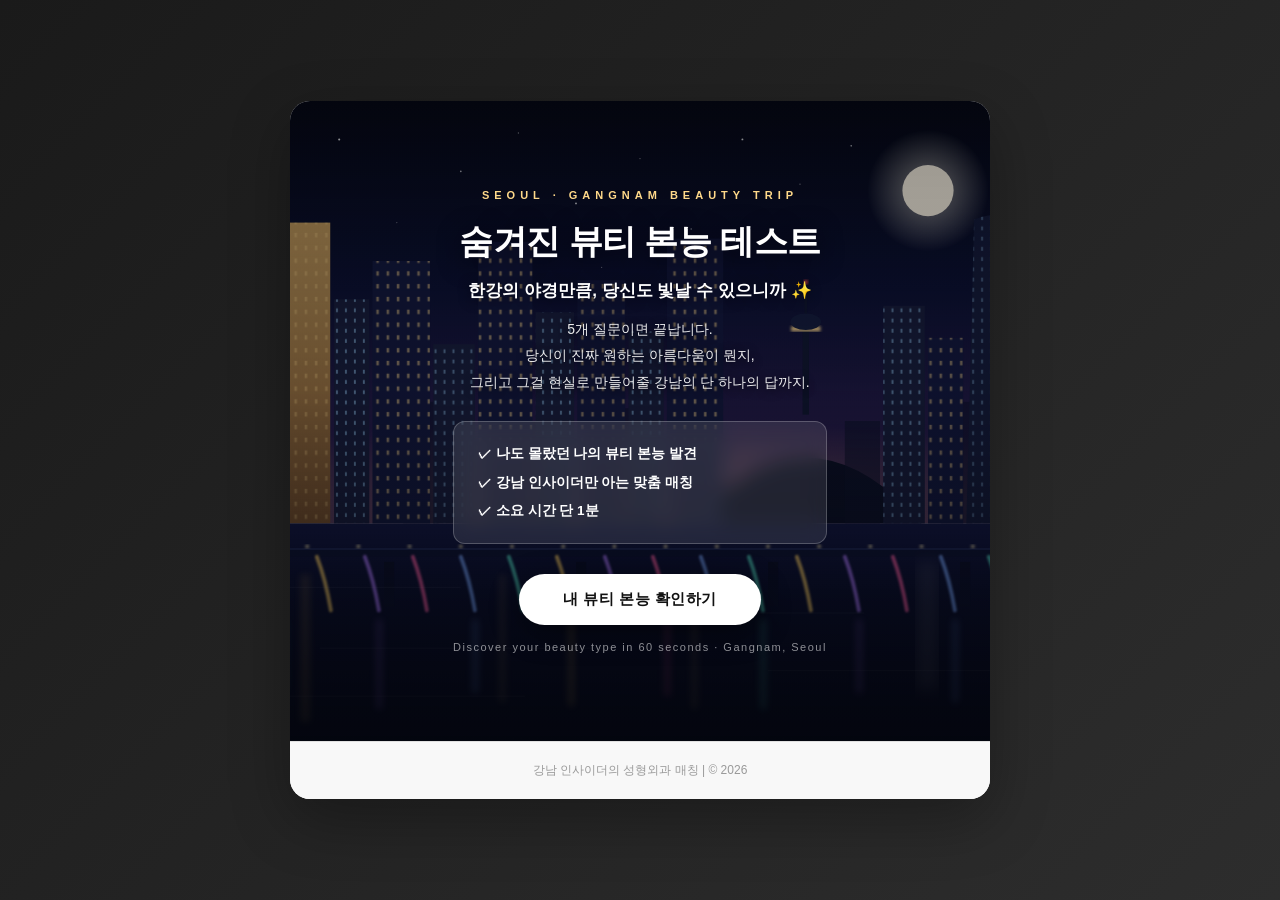
<file: Leo/index.html>
<!DOCTYPE html>
<html lang="ko">
<head>
    <meta charset="UTF-8">
    <meta name="viewport" content="width=device-width, initial-scale=1.0">
    <title>숨겨진 뷰티 본능 테스트 - 강남에서 통하는 그 답</title>
    <style>
        * {
            margin: 0;
            padding: 0;
            box-sizing: border-box;
        }

        body {
            font-family: 'Segoe UI', Tahoma, Geneva, Verdana, sans-serif;
            background: linear-gradient(135deg, #1a1a1a 0%, #2d2d2d 100%);
            color: #333;
            min-height: 100vh;
            display: flex;
            align-items: center;
            justify-content: center;
            padding: 20px;
        }

        .container {
            background: white;
            border-radius: 20px;
            box-shadow: 0 20px 60px rgba(0, 0, 0, 0.3);
            max-width: 700px;
            width: 100%;
            overflow: hidden;
            animation: slideIn 0.6s ease-out;
        }

        @keyframes slideIn {
            from {
                opacity: 0;
                transform: translateY(30px);
            }
            to {
                opacity: 1;
                transform: translateY(0);
            }
        }

        /* Header */
        .header {
            background: linear-gradient(135deg, #1a1a1a 0%, #2d2d2d 100%);
            color: white;
            padding: 50px 40px;
            text-align: center;
            border-bottom: 3px solid #e8e8e8;
        }

        .header h1 {
            font-size: 32px;
            font-weight: 700;
            margin-bottom: 12px;
            letter-spacing: -0.5px;
        }

        .header p {
            font-size: 14px;
            opacity: 0.85;
            line-height: 1.6;
        }

        /* Main Content */
        .content {
            padding: 50px 40px;
            min-height: 400px;
            display: flex;
            flex-direction: column;
            justify-content: center;
        }

        .hidden {
            display: none !important;
        }

        /* Hero (Start Screen) */
        .content.hero-mode {
            padding: 0;
            min-height: 0;
            display: block;
        }

        .hero {
            position: relative;
            min-height: 640px;
            display: flex;
            align-items: center;
            justify-content: center;
            overflow: hidden;
        }

        .hero-bg {
            position: absolute;
            inset: 0;
            width: 100%;
            height: 100%;
        }

        .hero-overlay {
            position: absolute;
            inset: 0;
            background: linear-gradient(180deg, rgba(4,6,15,0.40) 0%, rgba(4,6,15,0.30) 45%, rgba(4,6,15,0.76) 100%);
        }

        .hero-content {
            position: relative;
            z-index: 2;
            padding: 60px 40px;
            text-align: center;
            color: #fff;
            max-width: 560px;
        }

        .hero-kicker {
            font-size: 11px;
            letter-spacing: 5px;
            color: #ffd98a;
            font-weight: 600;
            margin-bottom: 18px;
            text-transform: uppercase;
        }

        .hero-content h1 {
            font-size: 34px;
            font-weight: 700;
            margin-bottom: 14px;
            letter-spacing: -0.5px;
            text-shadow: 0 4px 24px rgba(0,0,0,0.6);
        }

        .hero-content .hook {
            font-size: 17px;
            font-weight: 600;
            margin-bottom: 14px;
            color: #fff;
            text-shadow: 0 2px 12px rgba(0,0,0,0.5);
        }

        .hero-content .sub {
            font-size: 14px;
            line-height: 1.9;
            color: rgba(255,255,255,0.92);
            margin-bottom: 26px;
            text-shadow: 0 2px 10px rgba(0,0,0,0.75);
        }

        .hero-features {
            background: rgba(255,255,255,0.10);
            border: 1px solid rgba(255,255,255,0.22);
            backdrop-filter: blur(10px);
            -webkit-backdrop-filter: blur(10px);
            border-radius: 12px;
            padding: 18px 24px;
            font-size: 13.5px;
            line-height: 2.1;
            text-align: left;
            margin-bottom: 30px;
            color: #fff;
        }

        .btn-hero {
            background: #fff;
            color: #111;
            padding: 16px 44px;
            border-radius: 30px;
            font-weight: 700;
            box-shadow: 0 8px 30px rgba(0,0,0,0.45);
        }

        .btn-hero:hover {
            transform: translateY(-2px);
            box-shadow: 0 12px 40px rgba(255,255,255,0.25);
        }

        .hero-eng {
            font-size: 11px;
            letter-spacing: 1.5px;
            color: rgba(255,255,255,0.55);
            margin-top: 16px;
        }

        /* Start Screen */
        .start-screen h2 {
            font-size: 24px;
            margin-bottom: 24px;
            color: #1a1a1a;
            text-align: center;
        }

        .start-screen p {
            font-size: 16px;
            line-height: 1.8;
            color: #555;
            margin-bottom: 30px;
            text-align: center;
        }

        .start-screen .features {
            background: #f8f8f8;
            border-left: 4px solid #1a1a1a;
            padding: 20px;
            margin-bottom: 30px;
            border-radius: 8px;
            font-size: 14px;
            line-height: 1.8;
            color: #666;
        }

        /* Questions Screen */
        .question-screen h2 {
            font-size: 20px;
            color: #1a1a1a;
            margin-bottom: 30px;
            line-height: 1.5;
            text-align: center;
        }

        .progress-bar {
            background: #e8e8e8;
            height: 6px;
            border-radius: 10px;
            margin-bottom: 30px;
            overflow: hidden;
        }

        .progress {
            background: #1a1a1a;
            height: 100%;
            transition: width 0.4s ease;
            border-radius: 10px;
        }

        .question-number {
            font-size: 12px;
            color: #999;
            margin-bottom: 15px;
            text-transform: uppercase;
            letter-spacing: 1px;
        }

        .options {
            display: flex;
            flex-direction: column;
            gap: 12px;
        }

        .option {
            border: 2px solid #e0e0e0;
            padding: 18px;
            border-radius: 10px;
            cursor: pointer;
            transition: all 0.3s ease;
            background: white;
            font-size: 15px;
            font-weight: 500;
            color: #333;
            position: relative;
            text-align: left;
        }

        .option:hover {
            border-color: #1a1a1a;
            background: #f8f8f8;
            transform: translateX(5px);
        }

        .option.selected {
            border-color: #1a1a1a;
            background: #1a1a1a;
            color: white;
        }

        .option input[type="radio"] {
            display: none;
        }

        /* Results Screen */
        .result-screen {
            text-align: center;
        }

        .result-screen .title {
            font-size: 28px;
            font-weight: 700;
            color: #1a1a1a;
            margin-bottom: 20px;
            background: linear-gradient(135deg, #1a1a1a 0%, #4a4a4a 100%);
            -webkit-background-clip: text;
            -webkit-text-fill-color: transparent;
            background-clip: text;
        }

        .result-badge {
            display: inline-block;
            background: #1a1a1a;
            color: white;
            padding: 12px 28px;
            border-radius: 25px;
            font-size: 13px;
            font-weight: 600;
            margin-bottom: 30px;
            text-transform: uppercase;
            letter-spacing: 1px;
        }

        .result-content {
            background: #f8f8f8;
            padding: 30px;
            border-radius: 12px;
            margin-bottom: 30px;
            border-left: 4px solid #1a1a1a;
            text-align: left;
        }

        .result-content h3 {
            font-size: 18px;
            color: #1a1a1a;
            margin-bottom: 15px;
            font-weight: 700;
        }

        .result-content p {
            font-size: 15px;
            line-height: 1.8;
            color: #555;
            margin-bottom: 15px;
        }

        .hospital-info {
            background: white;
            border: 2px solid #1a1a1a;
            padding: 25px;
            border-radius: 12px;
            margin-bottom: 30px;
            text-align: center;
        }

        .hospital-info .hospital-name {
            font-size: 22px;
            font-weight: 700;
            color: #1a1a1a;
            margin-bottom: 10px;
        }

        .hospital-info .hospital-desc {
            font-size: 14px;
            color: #666;
            line-height: 1.7;
        }

        /* Buttons */
        .button-group {
            display: flex;
            gap: 12px;
            justify-content: center;
        }

        button {
            padding: 14px 32px;
            border: none;
            border-radius: 8px;
            font-size: 15px;
            font-weight: 600;
            cursor: pointer;
            transition: all 0.3s ease;
            text-transform: uppercase;
            letter-spacing: 0.5px;
        }

        .btn-primary {
            background: #1a1a1a;
            color: white;
            flex: 1;
            max-width: 300px;
        }

        .btn-primary:hover {
            background: #3a3a3a;
            transform: translateY(-2px);
            box-shadow: 0 10px 25px rgba(26, 26, 26, 0.3);
        }

        .btn-primary:disabled {
            opacity: 0.5;
            cursor: not-allowed;
            transform: none;
        }

        .btn-secondary {
            background: white;
            color: #1a1a1a;
            border: 2px solid #1a1a1a;
        }

        .btn-secondary:hover {
            background: #f8f8f8;
        }

        .btn-restart {
            background: #1a1a1a;
            color: white;
            min-width: 150px;
        }

        /* Footer */
        .footer {
            background: #f8f8f8;
            padding: 20px 40px;
            text-align: center;
            font-size: 12px;
            color: #999;
            border-top: 1px solid #e0e0e0;
        }

        /* Responsive */
        @media (max-width: 600px) {
            .hero {
                min-height: 580px;
            }

            .hero-content {
                padding: 45px 24px;
            }

            .hero-content h1 {
                font-size: 26px;
            }

            .hero-content .hook {
                font-size: 15px;
            }

            .header {
                padding: 40px 25px;
            }

            .header h1 {
                font-size: 24px;
            }

            .content {
                padding: 35px 25px;
            }

            .option {
                padding: 15px;
                font-size: 14px;
            }

            .result-screen .title {
                font-size: 24px;
            }

            .hospital-info .hospital-name {
                font-size: 18px;
            }

            button {
                padding: 12px 24px;
                font-size: 14px;
            }
        }
    </style>
</head>
<body>
    <div class="container">
        <div class="header hidden" id="mainHeader">
            <h1>숨겨진 뷰티 본능 테스트</h1>
            <p>1분 만에 밝혀지는 당신의 진짜 뷰티 타입 — 그리고 강남에서 통하는 단 하나의 답</p>
        </div>

        <div class="content hero-mode" id="mainContent">
            <!-- Start Screen (Hero: 한강 야경) -->
            <div id="startScreen" class="start-screen hero">
                <svg class="hero-bg" viewBox="0 0 1600 1000" preserveAspectRatio="xMidYMid slice" xmlns="http://www.w3.org/2000/svg" aria-hidden="true">
                    <defs>
                        <linearGradient id="skyG" x1="0" y1="0" x2="0" y2="1">
                            <stop offset="0%" stop-color="#04060f"/>
                            <stop offset="45%" stop-color="#0b1030"/>
                            <stop offset="78%" stop-color="#241a45"/>
                            <stop offset="100%" stop-color="#3a2a52"/>
                        </linearGradient>
                        <linearGradient id="rivG" x1="0" y1="0" x2="0" y2="1">
                            <stop offset="0%" stop-color="#131740"/>
                            <stop offset="35%" stop-color="#0a0e28"/>
                            <stop offset="100%" stop-color="#04060f"/>
                        </linearGradient>
                        <linearGradient id="goldG" x1="0" y1="0" x2="0" y2="1">
                            <stop offset="0%" stop-color="#e0b060"/>
                            <stop offset="100%" stop-color="#7a5220"/>
                        </linearGradient>
                        <radialGradient id="moonGlow">
                            <stop offset="0%" stop-color="rgba(255,250,230,0.55)"/>
                            <stop offset="100%" stop-color="rgba(255,250,230,0)"/>
                        </radialGradient>
                        <radialGradient id="cityGlow">
                            <stop offset="0%" stop-color="rgba(255,160,110,0.30)"/>
                            <stop offset="100%" stop-color="rgba(255,160,110,0)"/>
                        </radialGradient>
                        <pattern id="winA" width="16" height="20" patternUnits="userSpaceOnUse">
                            <rect x="4" y="6" width="4" height="7" fill="#ffd98a"/>
                        </pattern>
                        <pattern id="winB" width="14" height="16" patternUnits="userSpaceOnUse">
                            <rect x="3" y="4" width="3" height="6" fill="#9fd8ff"/>
                        </pattern>
                        <filter id="soft"><feGaussianBlur stdDeviation="1.4"/></filter>
                        <filter id="blur6"><feGaussianBlur stdDeviation="6"/></filter>
                        <filter id="blur12"><feGaussianBlur stdDeviation="12"/></filter>
                        <filter id="glow"><feGaussianBlur stdDeviation="2.6"/></filter>
                    </defs>

                    <!-- 하늘 -->
                    <rect x="0" y="0" width="1600" height="660" fill="url(#skyG)"/>
                    <!-- 별 -->
                    <g fill="#ffffff">
                        <circle cx="90" cy="80" r="1.4" opacity="0.8"/><circle cx="210" cy="150" r="1" opacity="0.5"/>
                        <circle cx="330" cy="60" r="1.6" opacity="0.9"/><circle cx="420" cy="190" r="1" opacity="0.4"/>
                        <circle cx="520" cy="110" r="1.3" opacity="0.7"/><circle cx="610" cy="50" r="1" opacity="0.5"/>
                        <circle cx="700" cy="160" r="1.5" opacity="0.8"/><circle cx="800" cy="90" r="1" opacity="0.5"/>
                        <circle cx="880" cy="200" r="1.2" opacity="0.6"/><circle cx="960" cy="60" r="1.5" opacity="0.85"/>
                        <circle cx="1050" cy="130" r="1" opacity="0.5"/><circle cx="1130" cy="70" r="1.3" opacity="0.7"/>
                        <circle cx="1380" cy="90" r="1.2" opacity="0.6"/><circle cx="1470" cy="180" r="1.5" opacity="0.8"/>
                        <circle cx="1540" cy="60" r="1" opacity="0.5"/><circle cx="160" cy="250" r="1" opacity="0.4"/>
                        <circle cx="470" cy="280" r="1.1" opacity="0.45"/><circle cx="740" cy="260" r="1" opacity="0.4"/>
                        <circle cx="1330" cy="240" r="1.1" opacity="0.5"/><circle cx="1560" cy="200" r="1.2" opacity="0.55"/>
                    </g>
                    <!-- 달 -->
                    <circle cx="1250" cy="140" r="95" fill="url(#moonGlow)"/>
                    <circle cx="1250" cy="140" r="40" fill="#fdf6e3"/>
                    <!-- 도시 불빛 번짐 -->
                    <ellipse cx="800" cy="650" rx="920" ry="150" fill="url(#cityGlow)"/>

                    <!-- 남산 + N서울타워 -->
                    <path d="M880,660 Q1060,455 1240,660 Z" fill="#0b0f22"/>
                    <rect x="1054" y="350" width="10" height="140" fill="#10162e"/>
                    <rect x="1036" y="352" width="46" height="8" fill="#ffd98a" opacity="0.9" filter="url(#glow)"/>
                    <ellipse cx="1059" cy="345" rx="24" ry="13" fill="#141c3a"/>
                    <line x1="1059" y1="332" x2="1059" y2="285" stroke="#10162e" stroke-width="4"/>
                    <circle cx="1059" cy="283" r="3.5" fill="#ff4d4d" filter="url(#glow)"/>

                    <!-- 원경 스카이라인 -->
                    <g fill="#0d1128" opacity="0.6">
                        <rect x="40" y="480" width="60" height="180"/><rect x="150" y="510" width="50" height="150"/>
                        <rect x="430" y="470" width="55" height="190"/><rect x="600" y="500" width="45" height="160"/>
                        <rect x="760" y="480" width="60" height="180"/><rect x="1120" y="500" width="55" height="160"/>
                        <rect x="1270" y="470" width="50" height="190"/><rect x="1460" y="510" width="60" height="150"/>
                    </g>

                    <!-- 메인 스카이라인 -->
                    <g>
                        <rect x="0" y="230" width="90" height="430" fill="#12173a"/><rect x="0" y="230" width="90" height="430" fill="url(#winA)" opacity="0.5"/>
                        <rect x="95" y="280" width="70" height="380" fill="#171c38"/><rect x="95" y="280" width="70" height="380" fill="url(#winB)" opacity="0.5"/>
                        <rect x="170" y="360" width="60" height="300" fill="#12173a"/><rect x="170" y="360" width="60" height="300" fill="url(#winA)" opacity="0.45"/>
                        <!-- 63빌딩 -->
                        <rect x="238" y="190" width="78" height="470" fill="url(#goldG)" opacity="0.85"/>
                        <rect x="238" y="190" width="78" height="470" fill="url(#winA)" opacity="0.3"/>
                        <rect x="322" y="310" width="55" height="350" fill="#171c38"/><rect x="322" y="310" width="55" height="350" fill="url(#winB)" opacity="0.5"/>
                        <rect x="382" y="250" width="90" height="410" fill="#12173a"/><rect x="382" y="250" width="90" height="410" fill="url(#winA)" opacity="0.5"/>
                        <rect x="477" y="380" width="65" height="280" fill="#171c38"/><rect x="477" y="380" width="65" height="280" fill="url(#winB)" opacity="0.45"/>
                        <rect x="547" y="220" width="85" height="440" fill="#12173a"/><rect x="547" y="220" width="85" height="440" fill="url(#winA)" opacity="0.5"/>
                        <rect x="637" y="330" width="60" height="330" fill="#171c38"/><rect x="637" y="330" width="60" height="330" fill="url(#winB)" opacity="0.5"/>
                        <rect x="702" y="280" width="75" height="380" fill="#12173a"/><rect x="702" y="280" width="75" height="380" fill="url(#winA)" opacity="0.45"/>
                        <rect x="782" y="360" width="55" height="300" fill="#171c38"/><rect x="782" y="360" width="55" height="300" fill="url(#winB)" opacity="0.5"/>
                        <rect x="842" y="215" width="88" height="445" fill="#12173a"/><rect x="842" y="215" width="88" height="445" fill="url(#winA)" opacity="0.5"/>
                        <rect x="1180" y="320" width="65" height="340" fill="#171c38"/><rect x="1180" y="320" width="65" height="340" fill="url(#winB)" opacity="0.5"/>
                        <rect x="1250" y="370" width="55" height="290" fill="#12173a"/><rect x="1250" y="370" width="55" height="290" fill="url(#winA)" opacity="0.45"/>
                        <!-- 타워형 초고층 -->
                        <path d="M1310,660 L1322,185 Q1360,170 1398,185 L1410,660 Z" fill="#141a36"/>
                        <path d="M1310,660 L1322,185 Q1360,170 1398,185 L1410,660 Z" fill="url(#winB)" opacity="0.35"/>
                        <line x1="1360" y1="178" x2="1360" y2="660" stroke="#2a3560" stroke-width="2"/>
                        <rect x="1420" y="260" width="80" height="400" fill="#12173a"/><rect x="1420" y="260" width="80" height="400" fill="url(#winA)" opacity="0.5"/>
                        <rect x="1505" y="330" width="95" height="330" fill="#171c38"/><rect x="1505" y="330" width="95" height="330" fill="url(#winB)" opacity="0.5"/>
                    </g>

                    <!-- 강 -->
                    <rect x="0" y="660" width="1600" height="340" fill="url(#rivG)"/>

                    <!-- 반포대교 -->
                    <g>
                        <rect x="100" y="720" width="16" height="70" fill="#0b0f26"/>
                        <rect x="400" y="720" width="16" height="70" fill="#0b0f26"/>
                        <rect x="700" y="720" width="16" height="70" fill="#0b0f26"/>
                        <rect x="1000" y="720" width="16" height="70" fill="#0b0f26"/>
                        <rect x="1300" y="720" width="16" height="70" fill="#0b0f26"/>
                        <rect x="0" y="700" width="1600" height="12" fill="#0e1330"/>
                        <line x1="0" y1="700" x2="1600" y2="700" stroke="#232c58" stroke-width="2"/>
                        <g fill="#ffedb0" filter="url(#glow)">
                            <circle cx="40" cy="696" r="2.6"/><circle cx="120" cy="696" r="2.6"/><circle cx="200" cy="696" r="2.6"/>
                            <circle cx="280" cy="696" r="2.6"/><circle cx="360" cy="696" r="2.6"/><circle cx="440" cy="696" r="2.6"/>
                            <circle cx="520" cy="696" r="2.6"/><circle cx="600" cy="696" r="2.6"/><circle cx="680" cy="696" r="2.6"/>
                            <circle cx="760" cy="696" r="2.6"/><circle cx="840" cy="696" r="2.6"/><circle cx="920" cy="696" r="2.6"/>
                            <circle cx="1000" cy="696" r="2.6"/><circle cx="1080" cy="696" r="2.6"/><circle cx="1160" cy="696" r="2.6"/>
                            <circle cx="1240" cy="696" r="2.6"/><circle cx="1320" cy="696" r="2.6"/><circle cx="1400" cy="696" r="2.6"/>
                            <circle cx="1480" cy="696" r="2.6"/><circle cx="1560" cy="696" r="2.6"/>
                        </g>
                        <!-- 무지개분수 -->
                        <g stroke-width="6" fill="none" stroke-linecap="round" opacity="0.8" filter="url(#soft)">
                            <path d="M70,712 q14,36 22,84" stroke="#ff5fa2"/><path d="M145,712 q14,36 22,84" stroke="#7aa8ff"/>
                            <path d="M220,712 q14,36 22,84" stroke="#54e0c7"/><path d="M295,712 q14,36 22,84" stroke="#ffd166"/>
                            <path d="M370,712 q14,36 22,84" stroke="#b07aff"/><path d="M445,712 q14,36 22,84" stroke="#ff5fa2"/>
                            <path d="M520,712 q14,36 22,84" stroke="#7aa8ff"/><path d="M595,712 q14,36 22,84" stroke="#54e0c7"/>
                            <path d="M670,712 q14,36 22,84" stroke="#ffd166"/><path d="M745,712 q14,36 22,84" stroke="#b07aff"/>
                            <path d="M820,712 q14,36 22,84" stroke="#ff5fa2"/><path d="M895,712 q14,36 22,84" stroke="#7aa8ff"/>
                            <path d="M970,712 q14,36 22,84" stroke="#54e0c7"/><path d="M1045,712 q14,36 22,84" stroke="#ffd166"/>
                            <path d="M1120,712 q14,36 22,84" stroke="#b07aff"/><path d="M1195,712 q14,36 22,84" stroke="#ff5fa2"/>
                            <path d="M1270,712 q14,36 22,84" stroke="#7aa8ff"/><path d="M1345,712 q14,36 22,84" stroke="#54e0c7"/>
                            <path d="M1420,712 q14,36 22,84" stroke="#ffd166"/><path d="M1495,712 q14,36 22,84" stroke="#b07aff"/>
                        </g>
                    </g>

                    <!-- 물 반영 -->
                    <g filter="url(#blur6)" opacity="0.85">
                        <rect x="88" y="810" width="9" height="130" fill="#ff5fa2" opacity="0.30"/>
                        <rect x="238" y="810" width="9" height="110" fill="#54e0c7" opacity="0.28"/>
                        <rect x="388" y="810" width="9" height="140" fill="#b07aff" opacity="0.28"/>
                        <rect x="538" y="810" width="9" height="115" fill="#7aa8ff" opacity="0.30"/>
                        <rect x="688" y="810" width="9" height="135" fill="#ffd166" opacity="0.28"/>
                        <rect x="838" y="810" width="9" height="120" fill="#ff5fa2" opacity="0.28"/>
                        <rect x="988" y="810" width="9" height="140" fill="#54e0c7" opacity="0.30"/>
                        <rect x="1138" y="810" width="9" height="115" fill="#b07aff" opacity="0.28"/>
                        <rect x="1288" y="810" width="9" height="130" fill="#7aa8ff" opacity="0.28"/>
                        <rect x="1438" y="810" width="9" height="120" fill="#ffd166" opacity="0.30"/>
                        <rect x="270" y="740" width="14" height="230" fill="#e0b060" opacity="0.22"/>
                        <rect x="580" y="740" width="10" height="200" fill="#ffd98a" opacity="0.16"/>
                        <rect x="880" y="740" width="10" height="210" fill="#ffd98a" opacity="0.16"/>
                        <rect x="1355" y="740" width="12" height="220" fill="#9fd8ff" opacity="0.18"/>
                    </g>
                    <rect x="1234" y="720" width="30" height="200" fill="#fff" opacity="0.10" filter="url(#blur12)"/>
                    <g stroke="#ffffff" stroke-width="1.5" opacity="0.06">
                        <line x1="150" y1="760" x2="520" y2="760"/><line x1="700" y1="800" x2="1150" y2="800"/>
                        <line x1="300" y1="855" x2="760" y2="855"/><line x1="1000" y1="890" x2="1480" y2="890"/>
                        <line x1="80" y1="930" x2="620" y2="930"/>
                    </g>
                </svg>
                <div class="hero-overlay"></div>

                <div class="hero-content">
                    <div class="hero-kicker">Seoul · Gangnam Beauty Trip</div>
                    <h1>숨겨진 뷰티 본능 테스트</h1>
                    <div class="hook">한강의 야경만큼, 당신도 빛날 수 있으니까 ✨</div>
                    <p class="sub">5개 질문이면 끝납니다.<br/>당신이 진짜 원하는 아름다움이 뭔지,<br/>그리고 그걸 현실로 만들어줄 강남의 단 하나의 답까지.</p>
                    <div class="hero-features">
                        <strong>✓ 나도 몰랐던 나의 뷰티 본능 발견</strong><br/>
                        <strong>✓ 강남 인사이더만 아는 맞춤 매칭</strong><br/>
                        <strong>✓ 소요 시간 단 1분</strong>
                    </div>
                    <button class="btn-hero" onclick="startTest()">내 뷰티 본능 확인하기</button>
                    <div class="hero-eng">Discover your beauty type in 60 seconds · Gangnam, Seoul</div>
                </div>
            </div>

            <!-- Questions Screen -->
            <div id="questionScreen" class="question-screen hidden">
                <div class="question-number"><span id="questionNum">1</span> / 5</div>
                <div class="progress-bar">
                    <div class="progress" id="progressBar"></div>
                </div>
                <h2 id="questionText"></h2>
                <div class="options" id="optionsContainer"></div>
                <div style="margin-top: 30px; display: flex; gap: 12px;">
                    <button class="btn-secondary" onclick="prevQuestion()" style="flex: 1;">이전</button>
                    <button class="btn-primary" id="nextBtn" onclick="nextQuestion()" disabled style="flex: 1;">다음</button>
                </div>
            </div>

            <!-- Results Screen -->
            <div id="resultScreen" class="result-screen hidden">
                <div class="result-badge" id="resultType"></div>
                <h2 class="title" id="resultTitle"></h2>

                <div class="result-content">
                    <h3>당신의 특성</h3>
                    <p id="resultDescription"></p>
                </div>

                <div class="hospital-info">
                    <div style="font-size: 12px; color: #999; letter-spacing: 2px; text-transform: uppercase; margin-bottom: 8px;">당신을 위한 단 하나의 답</div>
                    <div class="hospital-name" id="hospitalName">💎 레오성형외과</div>
                    <div class="hospital-desc" id="hospitalReason"></div>
                </div>

                <div class="button-group">
                    <button class="btn-restart" onclick="restartTest()">다시 해보기</button>
                </div>
            </div>
        </div>

        <div class="footer">
            강남 인사이더의 성형외과 매칭 | © 2026
        </div>
    </div>

    <script>
        // Test Data
        const questions = [
            {
                id: 1,
                text: "당신에게 '성공한 시술'의 기준은?",
                options: [
                    { text: "아무도 눈치 못 채는데 나만 아는 '어? 나 예뻐졌네'", scores: { natural: 3, bold: 0, partial: 0, cautious: 3 } },
                    { text: "친구들이 \"너 뭐 했어?!\"라고 캐묻는 확실한 변화", scores: { natural: 0, bold: 3, partial: 1, cautious: 0 } },
                    { text: "딱 한 곳, 몇 년째 거슬리던 그 부분만 완벽하게", scores: { natural: 1, bold: 0, partial: 3, cautious: 1 } },
                    { text: "글쎄... 프로가 내 얼굴 보고 판단해줬으면", scores: { natural: 1, bold: 0, partial: 0, cautious: 3 } }
                ]
            },
            {
                id: 2,
                text: "거울 앞에서 자꾸만 시선이 머무는 곳은?",
                options: [
                    { text: "전체적인 분위기 — 뭐라 콕 집긴 어려운데 달라지고 싶다", scores: { natural: 2, bold: 1, partial: 0, cautious: 2 } },
                    { text: "눈, 코, 입술... 이미 딱 정해져 있다", scores: { natural: 1, bold: 1, partial: 3, cautious: 1 } },
                    { text: "피부결과 잔주름 — 디테일이 곧 클래스니까", scores: { natural: 3, bold: 0, partial: 2, cautious: 2 } },
                    { text: "얼굴형 자체. 인생 리셋급 변화를 원한다", scores: { natural: 0, bold: 3, partial: 0, cautious: 0 } }
                ]
            },
            {
                id: 3,
                text: "솔직하게, 시술 경험치는 어느 정도?",
                options: [
                    { text: "완전 처음. 설레는데 솔직히 좀 떨린다", scores: { natural: 2, bold: 0, partial: 1, cautious: 3 } },
                    { text: "보톡스·필러 정도는 해봤지 (이미 반쯤 프로)", scores: { natural: 2, bold: 1, partial: 1, cautious: 1 } },
                    { text: "수술까지 경험 완료. 이제 다음 스텝 준비 중", scores: { natural: 1, bold: 2, partial: 2, cautious: 0 } },
                    { text: "시술 이력만 나열해도 이력서 한 장 (베테랑)", scores: { natural: 0, bold: 3, partial: 1, cautious: 1 } }
                ]
            },
            {
                id: 4,
                text: "당신이 믿고 맡길 의사 선생님 스타일은?",
                options: [
                    { text: "\"환자분, 이건 안 하셔도 돼요\" 오히려 말려주는 선생님", scores: { natural: 3, bold: 0, partial: 1, cautious: 3 } },
                    { text: "요즘 트렌드를 다 꿰고 있는 감각파", scores: { natural: 1, bold: 2, partial: 2, cautious: 0 } },
                    { text: "내 얼굴만의 매력 포인트를 찾아주는 맞춤형 장인", scores: { natural: 2, bold: 1, partial: 3, cautious: 1 } },
                    { text: "\"이렇게 하면 확 달라집니다\" 확신의 승부사", scores: { natural: 0, bold: 3, partial: 0, cautious: 0 } }
                ]
            },
            {
                id: 5,
                text: "시술 플랜, 당신의 스타일은?",
                options: [
                    { text: "기왕 하는 거 한 번에 싹 다! 화끈하게 간다", scores: { natural: 0, bold: 3, partial: 0, cautious: 0 } },
                    { text: "천천히, 하나씩, 완성도 있게 쌓아간다", scores: { natural: 2, bold: 0, partial: 2, cautious: 3 } },
                    { text: "다른 데는 됐고, 그 부분만 끝장을 본다", scores: { natural: 1, bold: 0, partial: 3, cautious: 1 } },
                    { text: "일단 상담부터. 프로의 플랜을 듣고 결정한다", scores: { natural: 1, bold: 0, partial: 0, cautious: 3 } }
                ]
            }
        ];

        const results = {
            natural: {
                title: "티 안 나게 예뻐지는 고수 타입",
                badge: "Natural Beauty",
                description: "목표는 단 하나 — \"쟤 원래 저렇게 예뻤나?\" 소리 듣기. 과한 건 오히려 촌스럽다는 걸 아는 진짜 고수예요. 원판은 그대로, 한 끗만 다르게. 당신에게 필요한 건 티 안 나게 만드는 섬세한 손입니다.",
                hospital: "레오성형외과",
                reason: "레오성형외과는 강남에서 '한 듯 안 한 듯'의 정석으로 통하는 곳. 미세 보톡스·필러와 디테일한 피부 시술로, 당신의 원판 위에 자연스러운 한 끗을 얹어드립니다. 아는 사람만 조용히 다니는 이유가 있죠."
            },
            bold: {
                title: "인생 2회차 노리는 과감파",
                badge: "Bold Transformation",
                description: "어차피 할 거면 확실하게! 당신은 변화가 두렵지 않은 타입이에요. 비포·애프터 사진으로 모두를 놀라게 할 준비가 이미 끝난 사람. 어설픈 손보다는 확실한 실력자가 필요합니다.",
                hospital: "레오성형외과",
                reason: "레오성형외과는 고난도 시술 경험이 풍부해 과감한 변화도 안전하게 설계합니다. 윤곽 라인부터 종합 플랜까지 — 당신의 '인생 2회차' 프로젝트, 여기서 시작하면 됩니다."
            },
            partial: {
                title: "딱 거기만! 스나이퍼 타입",
                badge: "Focused Excellence",
                description: "온 얼굴 다 만질 필요 없죠. 몇 년째 거슬리던 딱 한 곳 — 그것만 해결되면 게임 끝이라는 걸 아는 효율파. 목표가 명확한 만큼, 결과 만족도도 최상급으로 나오는 타입입니다.",
                hospital: "레오성형외과",
                reason: "레오성형외과에는 눈·코·입술·턱, 부위별 전문 의료진이 포진해 있습니다. 당신이 조준한 '그 한 곳'을 정확히 저격해 끝내드립니다. 스나이퍼에게는 스나이퍼가 답이니까요."
            },
            cautious: {
                title: "돌다리도 두드리는 프로 신중러",
                badge: "Thoughtful Journey",
                description: "후기 100개는 기본으로 정독하는 당신. 신중한 만큼 실패 확률도 가장 낮은 타입이에요. 지금 필요한 건 단 하나 — 밀어붙이지 않고, 내 페이스에 맞춰주는 믿을 만한 곳.",
                hospital: "레오성형외과",
                reason: "레오성형외과는 '일단 팔고 보자'가 아니라, 단계별 플랜부터 함께 세워주는 상담으로 유명합니다. 첫 시술부터 최종 목표까지 — 신중러의 속도에 맞춰 함께 가는 파트너입니다."
            }
        };

        // State
        let currentQuestion = 0;
        let scores = { natural: 0, bold: 0, partial: 0, cautious: 0 };
        let selectedAnswers = new Array(questions.length).fill(null);

        // Functions
        function startTest() {
            document.getElementById('startScreen').classList.add('hidden');
            document.getElementById('questionScreen').classList.remove('hidden');
            document.getElementById('mainHeader').classList.remove('hidden');
            document.getElementById('mainContent').classList.remove('hero-mode');
            displayQuestion();
        }

        function displayQuestion() {
            const question = questions[currentQuestion];
            document.getElementById('questionNum').textContent = currentQuestion + 1;
            document.getElementById('questionText').textContent = question.text;

            const optionsContainer = document.getElementById('optionsContainer');
            optionsContainer.innerHTML = '';

            question.options.forEach((option, index) => {
                const label = document.createElement('label');
                label.className = 'option' + (selectedAnswers[currentQuestion] === index ? ' selected' : '');

                const input = document.createElement('input');
                input.type = 'radio';
                input.name = 'answer';
                input.value = index;
                input.checked = selectedAnswers[currentQuestion] === index;
                input.onchange = () => selectOption(index, label);

                label.appendChild(input);
                label.appendChild(document.createTextNode(option.text));
                optionsContainer.appendChild(label);
            });

            updateProgressBar();
            updateNavigationButtons();
        }

        function selectOption(index, label) {
            const options = document.querySelectorAll('.option');
            options.forEach(opt => opt.classList.remove('selected'));
            label.classList.add('selected');

            selectedAnswers[currentQuestion] = index;
            updateNavigationButtons();
        }

        function updateProgressBar() {
            const progress = ((currentQuestion + 1) / questions.length) * 100;
            document.getElementById('progressBar').style.width = progress + '%';
        }

        function updateNavigationButtons() {
            const nextBtn = document.getElementById('nextBtn');
            nextBtn.disabled = selectedAnswers[currentQuestion] === null;
        }

        function nextQuestion() {
            if (selectedAnswers[currentQuestion] === null) return;

            const option = questions[currentQuestion].options[selectedAnswers[currentQuestion]];
            Object.keys(option.scores).forEach(type => {
                scores[type] += option.scores[type];
            });

            if (currentQuestion < questions.length - 1) {
                currentQuestion++;
                displayQuestion();
            } else {
                showResults();
            }
        }

        function prevQuestion() {
            if (currentQuestion > 0) {
                currentQuestion--;
                displayQuestion();
            }
        }

        function showResults() {
            document.getElementById('questionScreen').classList.add('hidden');
            document.getElementById('resultScreen').classList.remove('hidden');

            // Find the result type with highest score
            let maxScore = 0;
            let resultType = 'natural';
            Object.keys(scores).forEach(type => {
                if (scores[type] > maxScore) {
                    maxScore = scores[type];
                    resultType = type;
                }
            });

            const result = results[resultType];
            document.getElementById('resultType').textContent = result.badge;
            document.getElementById('resultTitle').textContent = result.title;
            document.getElementById('resultDescription').textContent = result.description;
            document.getElementById('hospitalReason').textContent = result.reason;

            // Scroll to top
            document.querySelector('.container').scrollIntoView({ behavior: 'smooth' });
        }

        function restartTest() {
            currentQuestion = 0;
            scores = { natural: 0, bold: 0, partial: 0, cautious: 0 };
            selectedAnswers = new Array(questions.length).fill(null);

            document.getElementById('resultScreen').classList.add('hidden');
            document.getElementById('startScreen').classList.remove('hidden');
            document.getElementById('mainHeader').classList.add('hidden');
            document.getElementById('mainContent').classList.add('hero-mode');
            document.querySelector('.container').scrollIntoView({ behavior: 'smooth' });
        }
    </script>
</body>
</html>
</file>
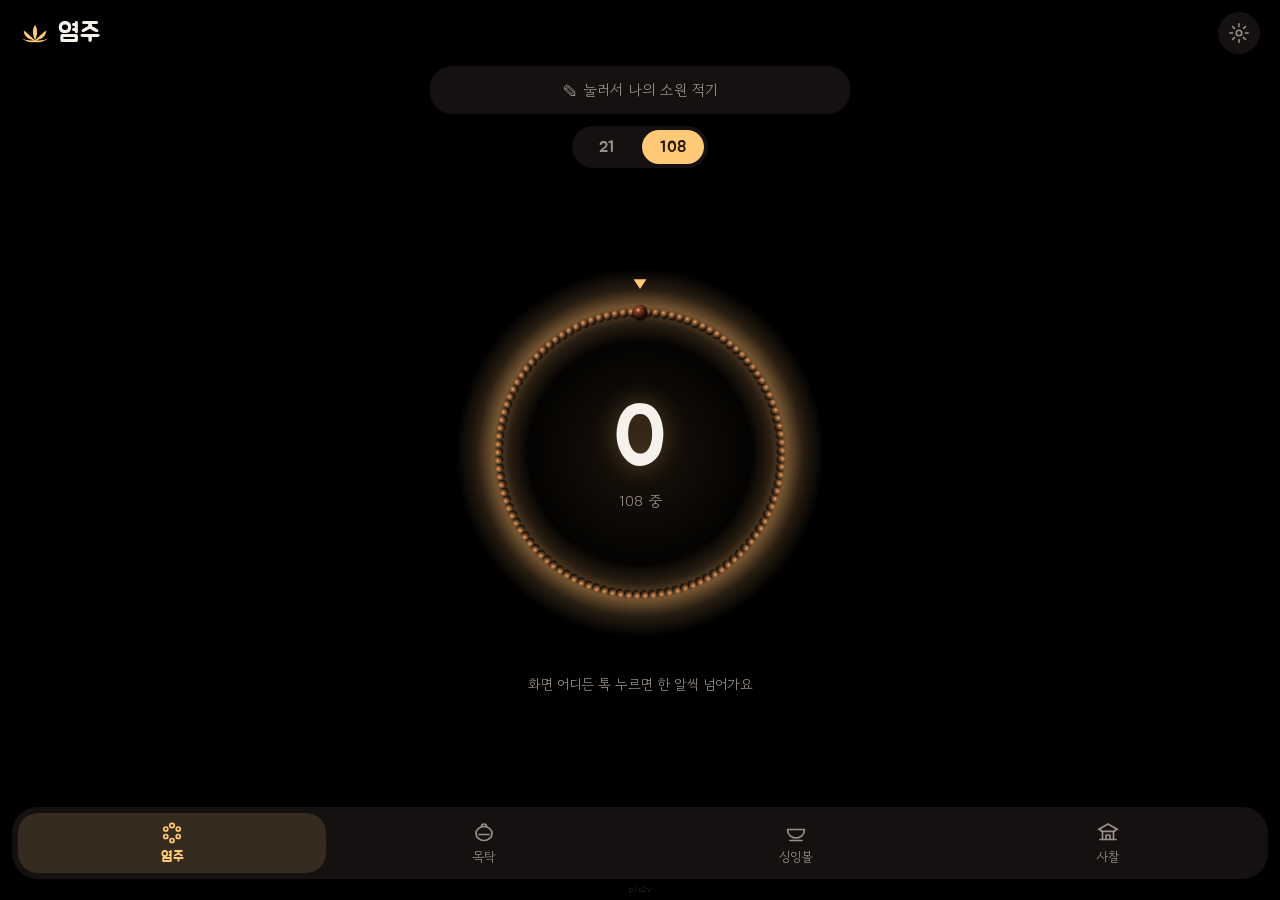
<file: prayer/index.html>
<!doctype html>
<html lang="ko">
<head>
  <meta charset="utf-8">
  <meta name="viewport" content="width=device-width, initial-scale=1, viewport-fit=cover">
  <title>만트라</title>
  <meta name="description" content="휴대폰 하나로 하는 염주·목탁·싱잉볼 기도">
  <meta name="theme-color" content="#000000">
  <meta name="apple-mobile-web-app-capable" content="yes">
  <meta name="mobile-web-app-capable" content="yes">
  <meta name="apple-mobile-web-app-title" content="만트라">
  <meta name="apple-mobile-web-app-status-bar-style" content="black">
  <link rel="manifest" href="manifest.webmanifest">
  <link rel="icon" href="icons/icon-192.png">
  <link rel="apple-touch-icon" href="icons/apple-touch-icon.png">
  <link rel="preconnect" href="https://fonts.googleapis.com">
  <link rel="preconnect" href="https://fonts.gstatic.com" crossorigin>
  <!-- 글꼴은 화면을 먼저 그린 뒤 받아서 바꿔 끼운다 (글꼴을 기다리느라 첫 화면이 늦게 뜨지 않도록) -->
  <link rel="preload" as="style" href="https://fonts.googleapis.com/css2?family=Gowun+Dodum&family=Jua&display=swap" onload="this.onload=null;this.rel='stylesheet'">
  <noscript><link rel="stylesheet" href="https://fonts.googleapis.com/css2?family=Gowun+Dodum&family=Jua&display=swap"></noscript>
  <link rel="stylesheet" href="style.css">
</head>
<body>
  <header class="top">
    <h1><svg class="lotus" viewBox="0 0 32 22" aria-hidden="true"><path d="M16 2c3 4 3 10 0 16-3-6-3-12 0-16z"/><path d="M16 18C12 15 7 9 4 8c0 5 5 10 12 10zM16 18c4-3 9-9 12-10 0 5-5 10-12 10z"/><path d="M16 18c-5 1-10 0-14-2 3 3 8 5 14 4 6 1 11-1 14-4-4 2-9 3-14 2z"/></svg><span id="title">염주</span></h1>
    <button class="icon-btn" id="open-settings" aria-label="설정">
      <svg viewBox="0 0 24 24" width="22" height="22" aria-hidden="true"><circle cx="12" cy="12" r="3"/><path d="M12 2v3M12 19v3M2 12h3M19 12h3M4.9 4.9l2.1 2.1M17 17l2.1 2.1M4.9 19.1 7 17M17 7l2.1-2.1"/></svg>
    </button>
  </header>

  <main>
    <!-- 1. 염주 -->
    <section class="view" id="view-beads" data-title="염주">
      <button class="wish" id="wish" aria-label="소원 적기"><span id="wish-text"></span></button>
      <div class="segmented" id="bead-mode" role="radiogroup" aria-label="구슬 수">
        <button data-n="21" role="radio">21</button>
        <button data-n="108" role="radio">108</button>
      </div>
      <div class="tap-area" id="bead-tap" aria-label="눌러서 한 알 넘기기" role="button">
        <div class="mala-wrap">
          <div class="halo" aria-hidden="true"></div>
          <svg class="mala" id="mala" viewBox="-160 -160 320 320" aria-hidden="true">
            <g id="mala-ring"></g>
            <path class="marker" d="M0 -154 l-6 -9 h12 z"/>
          </svg>
          <div class="count-box">
            <div class="count" id="bead-count">0</div>
            <div class="sub" id="bead-sub">108 중</div>
            <svg class="lotus pop" id="round-pop" viewBox="0 0 32 22" aria-hidden="true"><path d="M16 2c3 4 3 10 0 16-3-6-3-12 0-16z"/><path d="M16 18C12 15 7 9 4 8c0 5 5 10 12 10zM16 18c4-3 9-9 12-10 0 5-5 10-12 10z"/></svg>
          </div>
        </div>
        <p class="stats" id="bead-stats"></p>
        <p class="hint">화면 어디든 톡 누르면 한 알씩 넘어가요</p>
      </div>
      <button class="hold-btn" id="bead-reset"><span class="fill"></span><span class="label">길게 눌러 이번 바퀴 초기화</span></button>
    </section>

    <!-- 2. 목탁 -->
    <section class="view" id="view-moktak" data-title="목탁" hidden>
      <div class="tap-area center" id="moktak-tap" role="button" aria-label="목탁 치기">
        <div class="stage"><img class="art" id="moktak-art" src="images/moktak.webp" width="720" height="560" loading="lazy" decoding="async" alt="" draggable="false"><img class="mallet" id="moktak-mallet" src="images/mallet.webp" loading="lazy" decoding="async" alt="" draggable="false"></div>
        <p class="hint">목탁을 톡 쳐 보세요</p>
      </div>
    </section>

    <!-- 3. 싱잉볼 -->
    <section class="view" id="view-bowl" data-title="싱잉볼" hidden>
      <div class="tap-area center small" id="bowl-tap" role="button" aria-label="싱잉볼 치기">
        <div class="stage"><img class="art" id="bowl-art" src="images/bowl.webp" width="720" height="500" loading="lazy" decoding="async" alt="" draggable="false"><img class="mallet" id="bowl-mallet" src="images/felt-mallet.webp" loading="lazy" decoding="async" alt="" draggable="false"></div>
        <p class="hint">싱잉볼을 살며시 눌러 보세요</p>
      </div>

      <div class="timer">
        <p class="label">정해진 간격마다 자동으로 울려요</p>
        <div class="segmented" id="bowl-interval" role="radiogroup" aria-label="간격">
          <button data-m="5" role="radio">5분</button>
          <button data-m="15" role="radio">15분</button>
          <button data-m="30" role="radio">30분</button>
        </div>
        <p class="countdown" id="bowl-countdown">&nbsp;</p>
        <button class="primary" id="bowl-start">시작</button>
        <label class="check"><input type="checkbox" id="bowl-wake"> 화면 켜둔 채로 명상</label>
        <p class="note">화면이 꺼져도 울려요. 다른 앱에서 음악을 틀면 멈출 수 있어요.</p>
      </div>
    </section>

    <!-- 4. 사찰 -->
    <section class="view scroll" id="view-temple" data-title="사찰" hidden>
      <form class="search" id="temple-search">
        <input type="search" id="temple-q" placeholder="절 이름 (예: 조계사)" enterkeyhint="search" autocomplete="off">
        <button type="submit">카카오맵</button>
      </form>

      <h2>인기 사찰</h2>
      <ul class="popular" id="popular"></ul>
      <p class="note tiny">괄호 안은 예로부터 전해지는 이야기예요.</p>

      <h2>자주 가는 절</h2>
      <ol class="favs" id="favs"></ol>

      <div class="row-head">
        <h2>방문 기록</h2>
        <button class="text-btn" id="visit-add">+ 기록 쓰기</button>
      </div>
      <ul class="visits" id="visits"></ul>
    </section>
  </main>

  <nav class="tabs" id="tabs">
    <button data-view="beads"><svg viewBox="0 0 24 24" aria-hidden="true"><circle cx="12" cy="4.5" r="2.2"/><circle cx="18.2" cy="8" r="2"/><circle cx="18.2" cy="15.5" r="2"/><circle cx="12" cy="19.5" r="2"/><circle cx="5.8" cy="15.5" r="2"/><circle cx="5.8" cy="8" r="2"/></svg>염주</button>
    <button data-view="moktak"><svg viewBox="0 0 24 24" aria-hidden="true"><path d="M9.5 6.5a2.5 2.5 0 0 1 5 0"/><ellipse cx="12" cy="13.5" rx="8" ry="7"/><path d="M7 14.5h10"/></svg>목탁</button>
    <button data-view="bowl"><svg viewBox="0 0 24 24" aria-hidden="true"><path d="M3.5 9.5h17c0 5-3.8 8.5-8.5 8.5s-8.5-3.5-8.5-8.5z"/><path d="M6 20.5h12"/></svg>싱잉볼</button>
    <button data-view="temple"><svg viewBox="0 0 24 24" aria-hidden="true"><path d="M2.5 9.5 12 4l9.5 5.5"/><path d="M4.5 9.5c0 1 1 1.8 2 1.8h11c1 0 2-.8 2-1.8"/><path d="M6.5 11.5V19M17.5 11.5V19M4 19.5h16M10 19v-4h4v4"/></svg>사찰</button>
  </nav>
  <a class="credit" href="https://www.instagram.com/pls2v/" target="_blank" rel="noopener">pls2v</a>

  <!-- 방문 기록 작성 -->
  <dialog id="visit-dialog">
    <form method="dialog" id="visit-form">
      <h2 id="visit-dialog-title">방문 기록</h2>
      <label>절 이름<input name="name" required maxlength="40"></label>
      <label>방문 날짜<input name="date" type="date" required></label>
      <label>빌었던 소원<textarea name="wish" rows="4" maxlength="500"></textarea></label>
      <div class="actions">
        <button type="button" class="text-btn danger" id="visit-delete">삭제</button>
        <span class="spacer"></span>
        <button value="cancel" formnovalidate class="text-btn">취소</button>
        <button value="save" class="primary">저장</button>
      </div>
    </form>
  </dialog>

  <!-- 소원 적기 -->
  <dialog id="wish-dialog">
    <form method="dialog" id="wish-form">
      <h2>나의 소원</h2>
      <p class="note">염주를 돌리는 동안 화면 위에 계속 보입니다.</p>
      <textarea name="wish" rows="3" maxlength="80" placeholder="예: 가족 모두 건강하기를"></textarea>
      <div class="actions">
        <span class="spacer"></span>
        <button value="cancel" formnovalidate class="text-btn">취소</button>
        <button value="save" class="primary">저장</button>
      </div>
    </form>
  </dialog>

  <!-- 자주 가는 절 지정 -->
  <dialog id="fav-dialog">
    <form method="dialog" id="fav-form">
      <h2 id="fav-dialog-title">자주 가는 절</h2>
      <label>절 이름<input name="name" required maxlength="40"></label>
      <div class="actions">
        <span class="spacer"></span>
        <button value="cancel" formnovalidate class="text-btn">취소</button>
        <button value="save" class="primary">저장</button>
      </div>
    </form>
  </dialog>

  <!-- 설정 -->
  <dialog id="settings-dialog">
    <form method="dialog">
      <h2>설정</h2>
      <label class="check"><input type="checkbox" id="set-sound"> 소리</label>
      <label class="check"><input type="checkbox" id="set-click"> 염주 넘길 때 딸깍 소리</label>
      <label class="check"><input type="checkbox" id="set-haptic"> 진동</label>
      <h3>기록 백업</h3>
      <p class="note">모든 기록은 이 휴대폰에만 저장됩니다. 휴대폰을 바꾸기 전에 백업하세요.</p>
      <div class="actions left">
        <button type="button" class="text-btn" id="backup-export">백업 파일 저장</button>
        <button type="button" class="text-btn" id="backup-import">백업 불러오기</button>
        <input type="file" id="backup-file" accept="application/json,.json" hidden>
      </div>
      <h3>홈 화면에 설치</h3>
      <p class="note">아이폰: Safari 공유 버튼 → ‘홈 화면에 추가’<br>안드로이드: Chrome 메뉴(⋮) → ‘홈 화면에 추가’ 또는 ‘앱 설치’</p>
      <h3>정보</h3>
      <p class="note">소리와 구슬·목탁·싱잉볼 그림은 모두 이 앱에서 직접 만들었습니다. 글꼴: 주아, 고운돋움 (SIL Open Font License).<br><a href="privacy.html" target="_blank" rel="noopener" style="color:inherit">개인정보처리방침</a> · 만트라는 어떤 개인정보도 수집하지 않아요.</p>
      <div class="actions">
        <span class="spacer"></span>
        <button value="close" class="primary">닫기</button>
      </div>
    </form>
  </dialog>

  <!-- 아이폰 햅틱용 숨은 스위치 (iOS 18 이상 Safari에서만 동작) -->
  <label class="ios-haptic" aria-hidden="true"><input type="checkbox" switch tabindex="-1"></label>

  <script src="app.js"></script>
</body>
</html>
</file>
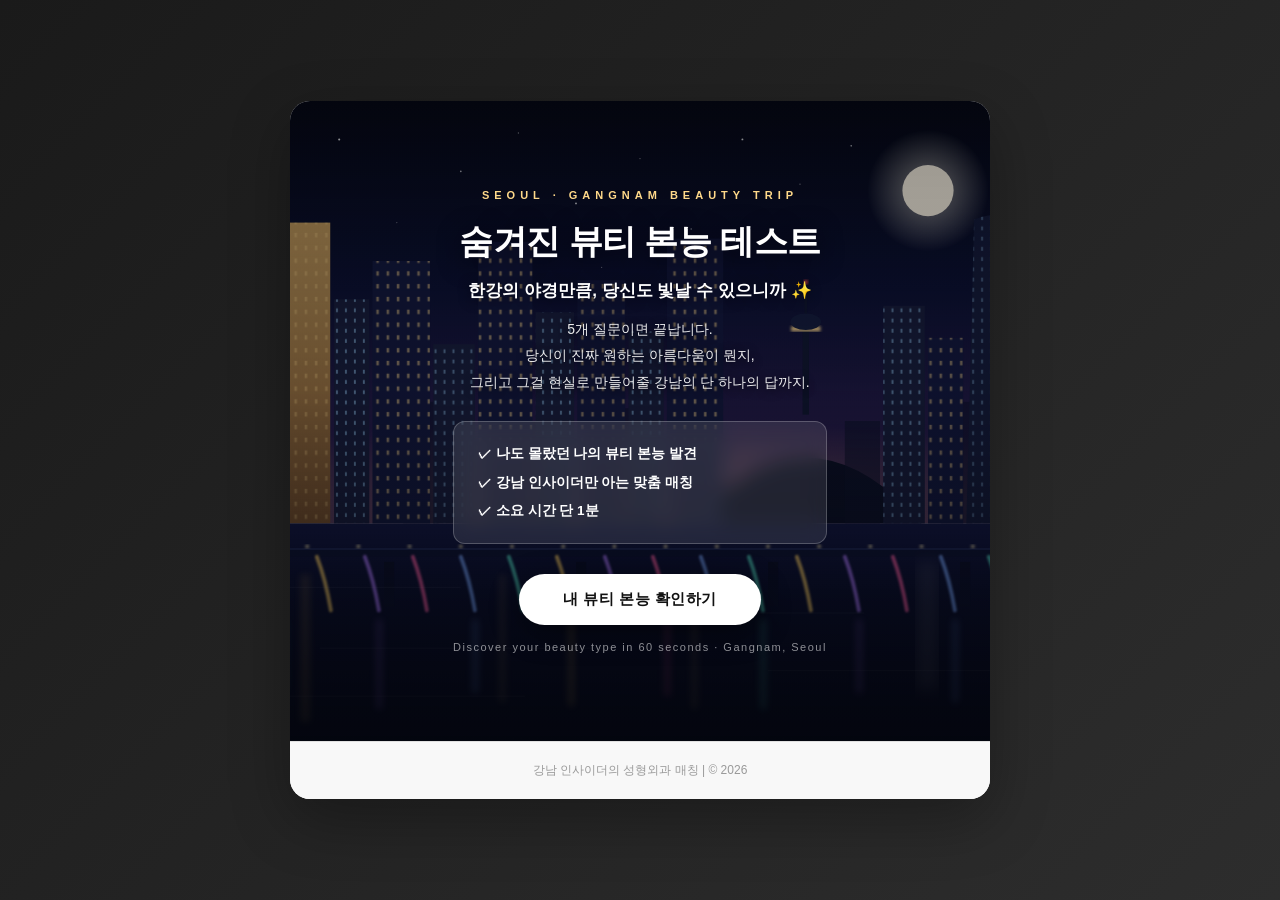
<file: mbti-surgery-test.html>
<!DOCTYPE html>
<html lang="ko">
<head>
    <meta charset="UTF-8">
    <meta name="viewport" content="width=device-width, initial-scale=1.0">
    <title>숨겨진 뷰티 본능 테스트 - 강남에서 통하는 그 답</title>
    <style>
        * {
            margin: 0;
            padding: 0;
            box-sizing: border-box;
        }

        body {
            font-family: 'Segoe UI', Tahoma, Geneva, Verdana, sans-serif;
            background: linear-gradient(135deg, #1a1a1a 0%, #2d2d2d 100%);
            color: #333;
            min-height: 100vh;
            display: flex;
            align-items: center;
            justify-content: center;
            padding: 20px;
        }

        .container {
            background: white;
            border-radius: 20px;
            box-shadow: 0 20px 60px rgba(0, 0, 0, 0.3);
            max-width: 700px;
            width: 100%;
            overflow: hidden;
            animation: slideIn 0.6s ease-out;
        }

        @keyframes slideIn {
            from {
                opacity: 0;
                transform: translateY(30px);
            }
            to {
                opacity: 1;
                transform: translateY(0);
            }
        }

        /* Header */
        .header {
            background: linear-gradient(135deg, #1a1a1a 0%, #2d2d2d 100%);
            color: white;
            padding: 50px 40px;
            text-align: center;
            border-bottom: 3px solid #e8e8e8;
        }

        .header h1 {
            font-size: 32px;
            font-weight: 700;
            margin-bottom: 12px;
            letter-spacing: -0.5px;
        }

        .header p {
            font-size: 14px;
            opacity: 0.85;
            line-height: 1.6;
        }

        /* Main Content */
        .content {
            padding: 50px 40px;
            min-height: 400px;
            display: flex;
            flex-direction: column;
            justify-content: center;
        }

        .hidden {
            display: none !important;
        }

        /* Hero (Start Screen) */
        .content.hero-mode {
            padding: 0;
            min-height: 0;
            display: block;
        }

        .hero {
            position: relative;
            min-height: 640px;
            display: flex;
            align-items: center;
            justify-content: center;
            overflow: hidden;
        }

        .hero-bg {
            position: absolute;
            inset: 0;
            width: 100%;
            height: 100%;
        }

        .hero-overlay {
            position: absolute;
            inset: 0;
            background: linear-gradient(180deg, rgba(4,6,15,0.40) 0%, rgba(4,6,15,0.30) 45%, rgba(4,6,15,0.76) 100%);
        }

        .hero-content {
            position: relative;
            z-index: 2;
            padding: 60px 40px;
            text-align: center;
            color: #fff;
            max-width: 560px;
        }

        .hero-kicker {
            font-size: 11px;
            letter-spacing: 5px;
            color: #ffd98a;
            font-weight: 600;
            margin-bottom: 18px;
            text-transform: uppercase;
        }

        .hero-content h1 {
            font-size: 34px;
            font-weight: 700;
            margin-bottom: 14px;
            letter-spacing: -0.5px;
            text-shadow: 0 4px 24px rgba(0,0,0,0.6);
        }

        .hero-content .hook {
            font-size: 17px;
            font-weight: 600;
            margin-bottom: 14px;
            color: #fff;
            text-shadow: 0 2px 12px rgba(0,0,0,0.5);
        }

        .hero-content .sub {
            font-size: 14px;
            line-height: 1.9;
            color: rgba(255,255,255,0.92);
            margin-bottom: 26px;
            text-shadow: 0 2px 10px rgba(0,0,0,0.75);
        }

        .hero-features {
            background: rgba(255,255,255,0.10);
            border: 1px solid rgba(255,255,255,0.22);
            backdrop-filter: blur(10px);
            -webkit-backdrop-filter: blur(10px);
            border-radius: 12px;
            padding: 18px 24px;
            font-size: 13.5px;
            line-height: 2.1;
            text-align: left;
            margin-bottom: 30px;
            color: #fff;
        }

        .btn-hero {
            background: #fff;
            color: #111;
            padding: 16px 44px;
            border-radius: 30px;
            font-weight: 700;
            box-shadow: 0 8px 30px rgba(0,0,0,0.45);
        }

        .btn-hero:hover {
            transform: translateY(-2px);
            box-shadow: 0 12px 40px rgba(255,255,255,0.25);
        }

        .hero-eng {
            font-size: 11px;
            letter-spacing: 1.5px;
            color: rgba(255,255,255,0.55);
            margin-top: 16px;
        }

        /* Start Screen */
        .start-screen h2 {
            font-size: 24px;
            margin-bottom: 24px;
            color: #1a1a1a;
            text-align: center;
        }

        .start-screen p {
            font-size: 16px;
            line-height: 1.8;
            color: #555;
            margin-bottom: 30px;
            text-align: center;
        }

        .start-screen .features {
            background: #f8f8f8;
            border-left: 4px solid #1a1a1a;
            padding: 20px;
            margin-bottom: 30px;
            border-radius: 8px;
            font-size: 14px;
            line-height: 1.8;
            color: #666;
        }

        /* Questions Screen */
        .question-screen h2 {
            font-size: 20px;
            color: #1a1a1a;
            margin-bottom: 30px;
            line-height: 1.5;
            text-align: center;
        }

        .progress-bar {
            background: #e8e8e8;
            height: 6px;
            border-radius: 10px;
            margin-bottom: 30px;
            overflow: hidden;
        }

        .progress {
            background: #1a1a1a;
            height: 100%;
            transition: width 0.4s ease;
            border-radius: 10px;
        }

        .question-number {
            font-size: 12px;
            color: #999;
            margin-bottom: 15px;
            text-transform: uppercase;
            letter-spacing: 1px;
        }

        .options {
            display: flex;
            flex-direction: column;
            gap: 12px;
        }

        .option {
            border: 2px solid #e0e0e0;
            padding: 18px;
            border-radius: 10px;
            cursor: pointer;
            transition: all 0.3s ease;
            background: white;
            font-size: 15px;
            font-weight: 500;
            color: #333;
            position: relative;
            text-align: left;
        }

        .option:hover {
            border-color: #1a1a1a;
            background: #f8f8f8;
            transform: translateX(5px);
        }

        .option.selected {
            border-color: #1a1a1a;
            background: #1a1a1a;
            color: white;
        }

        .option input[type="radio"] {
            display: none;
        }

        /* Results Screen */
        .result-screen {
            text-align: center;
        }

        .result-screen .title {
            font-size: 28px;
            font-weight: 700;
            color: #1a1a1a;
            margin-bottom: 20px;
            background: linear-gradient(135deg, #1a1a1a 0%, #4a4a4a 100%);
            -webkit-background-clip: text;
            -webkit-text-fill-color: transparent;
            background-clip: text;
        }

        .result-badge {
            display: inline-block;
            background: #1a1a1a;
            color: white;
            padding: 12px 28px;
            border-radius: 25px;
            font-size: 13px;
            font-weight: 600;
            margin-bottom: 30px;
            text-transform: uppercase;
            letter-spacing: 1px;
        }

        .result-content {
            background: #f8f8f8;
            padding: 30px;
            border-radius: 12px;
            margin-bottom: 30px;
            border-left: 4px solid #1a1a1a;
            text-align: left;
        }

        .result-content h3 {
            font-size: 18px;
            color: #1a1a1a;
            margin-bottom: 15px;
            font-weight: 700;
        }

        .result-content p {
            font-size: 15px;
            line-height: 1.8;
            color: #555;
            margin-bottom: 15px;
        }

        .hospital-info {
            background: white;
            border: 2px solid #1a1a1a;
            padding: 25px;
            border-radius: 12px;
            margin-bottom: 30px;
            text-align: center;
        }

        .hospital-info .hospital-name {
            font-size: 22px;
            font-weight: 700;
            color: #1a1a1a;
            margin-bottom: 10px;
        }

        .hospital-info .hospital-desc {
            font-size: 14px;
            color: #666;
            line-height: 1.7;
        }

        /* Buttons */
        .button-group {
            display: flex;
            gap: 12px;
            justify-content: center;
        }

        button {
            padding: 14px 32px;
            border: none;
            border-radius: 8px;
            font-size: 15px;
            font-weight: 600;
            cursor: pointer;
            transition: all 0.3s ease;
            text-transform: uppercase;
            letter-spacing: 0.5px;
        }

        .btn-primary {
            background: #1a1a1a;
            color: white;
            flex: 1;
            max-width: 300px;
        }

        .btn-primary:hover {
            background: #3a3a3a;
            transform: translateY(-2px);
            box-shadow: 0 10px 25px rgba(26, 26, 26, 0.3);
        }

        .btn-primary:disabled {
            opacity: 0.5;
            cursor: not-allowed;
            transform: none;
        }

        .btn-secondary {
            background: white;
            color: #1a1a1a;
            border: 2px solid #1a1a1a;
        }

        .btn-secondary:hover {
            background: #f8f8f8;
        }

        .btn-restart {
            background: #1a1a1a;
            color: white;
            min-width: 150px;
        }

        /* Footer */
        .footer {
            background: #f8f8f8;
            padding: 20px 40px;
            text-align: center;
            font-size: 12px;
            color: #999;
            border-top: 1px solid #e0e0e0;
        }

        /* Responsive */
        @media (max-width: 600px) {
            .hero {
                min-height: 580px;
            }

            .hero-content {
                padding: 45px 24px;
            }

            .hero-content h1 {
                font-size: 26px;
            }

            .hero-content .hook {
                font-size: 15px;
            }

            .header {
                padding: 40px 25px;
            }

            .header h1 {
                font-size: 24px;
            }

            .content {
                padding: 35px 25px;
            }

            .option {
                padding: 15px;
                font-size: 14px;
            }

            .result-screen .title {
                font-size: 24px;
            }

            .hospital-info .hospital-name {
                font-size: 18px;
            }

            button {
                padding: 12px 24px;
                font-size: 14px;
            }
        }
    </style>
</head>
<body>
    <div class="container">
        <div class="header hidden" id="mainHeader">
            <h1>숨겨진 뷰티 본능 테스트</h1>
            <p>1분 만에 밝혀지는 당신의 진짜 뷰티 타입 — 그리고 강남에서 통하는 단 하나의 답</p>
        </div>

        <div class="content hero-mode" id="mainContent">
            <!-- Start Screen (Hero: 한강 야경) -->
            <div id="startScreen" class="start-screen hero">
                <svg class="hero-bg" viewBox="0 0 1600 1000" preserveAspectRatio="xMidYMid slice" xmlns="http://www.w3.org/2000/svg" aria-hidden="true">
                    <defs>
                        <linearGradient id="skyG" x1="0" y1="0" x2="0" y2="1">
                            <stop offset="0%" stop-color="#04060f"/>
                            <stop offset="45%" stop-color="#0b1030"/>
                            <stop offset="78%" stop-color="#241a45"/>
                            <stop offset="100%" stop-color="#3a2a52"/>
                        </linearGradient>
                        <linearGradient id="rivG" x1="0" y1="0" x2="0" y2="1">
                            <stop offset="0%" stop-color="#131740"/>
                            <stop offset="35%" stop-color="#0a0e28"/>
                            <stop offset="100%" stop-color="#04060f"/>
                        </linearGradient>
                        <linearGradient id="goldG" x1="0" y1="0" x2="0" y2="1">
                            <stop offset="0%" stop-color="#e0b060"/>
                            <stop offset="100%" stop-color="#7a5220"/>
                        </linearGradient>
                        <radialGradient id="moonGlow">
                            <stop offset="0%" stop-color="rgba(255,250,230,0.55)"/>
                            <stop offset="100%" stop-color="rgba(255,250,230,0)"/>
                        </radialGradient>
                        <radialGradient id="cityGlow">
                            <stop offset="0%" stop-color="rgba(255,160,110,0.30)"/>
                            <stop offset="100%" stop-color="rgba(255,160,110,0)"/>
                        </radialGradient>
                        <pattern id="winA" width="16" height="20" patternUnits="userSpaceOnUse">
                            <rect x="4" y="6" width="4" height="7" fill="#ffd98a"/>
                        </pattern>
                        <pattern id="winB" width="14" height="16" patternUnits="userSpaceOnUse">
                            <rect x="3" y="4" width="3" height="6" fill="#9fd8ff"/>
                        </pattern>
                        <filter id="soft"><feGaussianBlur stdDeviation="1.4"/></filter>
                        <filter id="blur6"><feGaussianBlur stdDeviation="6"/></filter>
                        <filter id="blur12"><feGaussianBlur stdDeviation="12"/></filter>
                        <filter id="glow"><feGaussianBlur stdDeviation="2.6"/></filter>
                    </defs>

                    <!-- 하늘 -->
                    <rect x="0" y="0" width="1600" height="660" fill="url(#skyG)"/>
                    <!-- 별 -->
                    <g fill="#ffffff">
                        <circle cx="90" cy="80" r="1.4" opacity="0.8"/><circle cx="210" cy="150" r="1" opacity="0.5"/>
                        <circle cx="330" cy="60" r="1.6" opacity="0.9"/><circle cx="420" cy="190" r="1" opacity="0.4"/>
                        <circle cx="520" cy="110" r="1.3" opacity="0.7"/><circle cx="610" cy="50" r="1" opacity="0.5"/>
                        <circle cx="700" cy="160" r="1.5" opacity="0.8"/><circle cx="800" cy="90" r="1" opacity="0.5"/>
                        <circle cx="880" cy="200" r="1.2" opacity="0.6"/><circle cx="960" cy="60" r="1.5" opacity="0.85"/>
                        <circle cx="1050" cy="130" r="1" opacity="0.5"/><circle cx="1130" cy="70" r="1.3" opacity="0.7"/>
                        <circle cx="1380" cy="90" r="1.2" opacity="0.6"/><circle cx="1470" cy="180" r="1.5" opacity="0.8"/>
                        <circle cx="1540" cy="60" r="1" opacity="0.5"/><circle cx="160" cy="250" r="1" opacity="0.4"/>
                        <circle cx="470" cy="280" r="1.1" opacity="0.45"/><circle cx="740" cy="260" r="1" opacity="0.4"/>
                        <circle cx="1330" cy="240" r="1.1" opacity="0.5"/><circle cx="1560" cy="200" r="1.2" opacity="0.55"/>
                    </g>
                    <!-- 달 -->
                    <circle cx="1250" cy="140" r="95" fill="url(#moonGlow)"/>
                    <circle cx="1250" cy="140" r="40" fill="#fdf6e3"/>
                    <!-- 도시 불빛 번짐 -->
                    <ellipse cx="800" cy="650" rx="920" ry="150" fill="url(#cityGlow)"/>

                    <!-- 남산 + N서울타워 -->
                    <path d="M880,660 Q1060,455 1240,660 Z" fill="#0b0f22"/>
                    <rect x="1054" y="350" width="10" height="140" fill="#10162e"/>
                    <rect x="1036" y="352" width="46" height="8" fill="#ffd98a" opacity="0.9" filter="url(#glow)"/>
                    <ellipse cx="1059" cy="345" rx="24" ry="13" fill="#141c3a"/>
                    <line x1="1059" y1="332" x2="1059" y2="285" stroke="#10162e" stroke-width="4"/>
                    <circle cx="1059" cy="283" r="3.5" fill="#ff4d4d" filter="url(#glow)"/>

                    <!-- 원경 스카이라인 -->
                    <g fill="#0d1128" opacity="0.6">
                        <rect x="40" y="480" width="60" height="180"/><rect x="150" y="510" width="50" height="150"/>
                        <rect x="430" y="470" width="55" height="190"/><rect x="600" y="500" width="45" height="160"/>
                        <rect x="760" y="480" width="60" height="180"/><rect x="1120" y="500" width="55" height="160"/>
                        <rect x="1270" y="470" width="50" height="190"/><rect x="1460" y="510" width="60" height="150"/>
                    </g>

                    <!-- 메인 스카이라인 -->
                    <g>
                        <rect x="0" y="230" width="90" height="430" fill="#12173a"/><rect x="0" y="230" width="90" height="430" fill="url(#winA)" opacity="0.5"/>
                        <rect x="95" y="280" width="70" height="380" fill="#171c38"/><rect x="95" y="280" width="70" height="380" fill="url(#winB)" opacity="0.5"/>
                        <rect x="170" y="360" width="60" height="300" fill="#12173a"/><rect x="170" y="360" width="60" height="300" fill="url(#winA)" opacity="0.45"/>
                        <!-- 63빌딩 -->
                        <rect x="238" y="190" width="78" height="470" fill="url(#goldG)" opacity="0.85"/>
                        <rect x="238" y="190" width="78" height="470" fill="url(#winA)" opacity="0.3"/>
                        <rect x="322" y="310" width="55" height="350" fill="#171c38"/><rect x="322" y="310" width="55" height="350" fill="url(#winB)" opacity="0.5"/>
                        <rect x="382" y="250" width="90" height="410" fill="#12173a"/><rect x="382" y="250" width="90" height="410" fill="url(#winA)" opacity="0.5"/>
                        <rect x="477" y="380" width="65" height="280" fill="#171c38"/><rect x="477" y="380" width="65" height="280" fill="url(#winB)" opacity="0.45"/>
                        <rect x="547" y="220" width="85" height="440" fill="#12173a"/><rect x="547" y="220" width="85" height="440" fill="url(#winA)" opacity="0.5"/>
                        <rect x="637" y="330" width="60" height="330" fill="#171c38"/><rect x="637" y="330" width="60" height="330" fill="url(#winB)" opacity="0.5"/>
                        <rect x="702" y="280" width="75" height="380" fill="#12173a"/><rect x="702" y="280" width="75" height="380" fill="url(#winA)" opacity="0.45"/>
                        <rect x="782" y="360" width="55" height="300" fill="#171c38"/><rect x="782" y="360" width="55" height="300" fill="url(#winB)" opacity="0.5"/>
                        <rect x="842" y="215" width="88" height="445" fill="#12173a"/><rect x="842" y="215" width="88" height="445" fill="url(#winA)" opacity="0.5"/>
                        <rect x="1180" y="320" width="65" height="340" fill="#171c38"/><rect x="1180" y="320" width="65" height="340" fill="url(#winB)" opacity="0.5"/>
                        <rect x="1250" y="370" width="55" height="290" fill="#12173a"/><rect x="1250" y="370" width="55" height="290" fill="url(#winA)" opacity="0.45"/>
                        <!-- 타워형 초고층 -->
                        <path d="M1310,660 L1322,185 Q1360,170 1398,185 L1410,660 Z" fill="#141a36"/>
                        <path d="M1310,660 L1322,185 Q1360,170 1398,185 L1410,660 Z" fill="url(#winB)" opacity="0.35"/>
                        <line x1="1360" y1="178" x2="1360" y2="660" stroke="#2a3560" stroke-width="2"/>
                        <rect x="1420" y="260" width="80" height="400" fill="#12173a"/><rect x="1420" y="260" width="80" height="400" fill="url(#winA)" opacity="0.5"/>
                        <rect x="1505" y="330" width="95" height="330" fill="#171c38"/><rect x="1505" y="330" width="95" height="330" fill="url(#winB)" opacity="0.5"/>
                    </g>

                    <!-- 강 -->
                    <rect x="0" y="660" width="1600" height="340" fill="url(#rivG)"/>

                    <!-- 반포대교 -->
                    <g>
                        <rect x="100" y="720" width="16" height="70" fill="#0b0f26"/>
                        <rect x="400" y="720" width="16" height="70" fill="#0b0f26"/>
                        <rect x="700" y="720" width="16" height="70" fill="#0b0f26"/>
                        <rect x="1000" y="720" width="16" height="70" fill="#0b0f26"/>
                        <rect x="1300" y="720" width="16" height="70" fill="#0b0f26"/>
                        <rect x="0" y="700" width="1600" height="12" fill="#0e1330"/>
                        <line x1="0" y1="700" x2="1600" y2="700" stroke="#232c58" stroke-width="2"/>
                        <g fill="#ffedb0" filter="url(#glow)">
                            <circle cx="40" cy="696" r="2.6"/><circle cx="120" cy="696" r="2.6"/><circle cx="200" cy="696" r="2.6"/>
                            <circle cx="280" cy="696" r="2.6"/><circle cx="360" cy="696" r="2.6"/><circle cx="440" cy="696" r="2.6"/>
                            <circle cx="520" cy="696" r="2.6"/><circle cx="600" cy="696" r="2.6"/><circle cx="680" cy="696" r="2.6"/>
                            <circle cx="760" cy="696" r="2.6"/><circle cx="840" cy="696" r="2.6"/><circle cx="920" cy="696" r="2.6"/>
                            <circle cx="1000" cy="696" r="2.6"/><circle cx="1080" cy="696" r="2.6"/><circle cx="1160" cy="696" r="2.6"/>
                            <circle cx="1240" cy="696" r="2.6"/><circle cx="1320" cy="696" r="2.6"/><circle cx="1400" cy="696" r="2.6"/>
                            <circle cx="1480" cy="696" r="2.6"/><circle cx="1560" cy="696" r="2.6"/>
                        </g>
                        <!-- 무지개분수 -->
                        <g stroke-width="6" fill="none" stroke-linecap="round" opacity="0.8" filter="url(#soft)">
                            <path d="M70,712 q14,36 22,84" stroke="#ff5fa2"/><path d="M145,712 q14,36 22,84" stroke="#7aa8ff"/>
                            <path d="M220,712 q14,36 22,84" stroke="#54e0c7"/><path d="M295,712 q14,36 22,84" stroke="#ffd166"/>
                            <path d="M370,712 q14,36 22,84" stroke="#b07aff"/><path d="M445,712 q14,36 22,84" stroke="#ff5fa2"/>
                            <path d="M520,712 q14,36 22,84" stroke="#7aa8ff"/><path d="M595,712 q14,36 22,84" stroke="#54e0c7"/>
                            <path d="M670,712 q14,36 22,84" stroke="#ffd166"/><path d="M745,712 q14,36 22,84" stroke="#b07aff"/>
                            <path d="M820,712 q14,36 22,84" stroke="#ff5fa2"/><path d="M895,712 q14,36 22,84" stroke="#7aa8ff"/>
                            <path d="M970,712 q14,36 22,84" stroke="#54e0c7"/><path d="M1045,712 q14,36 22,84" stroke="#ffd166"/>
                            <path d="M1120,712 q14,36 22,84" stroke="#b07aff"/><path d="M1195,712 q14,36 22,84" stroke="#ff5fa2"/>
                            <path d="M1270,712 q14,36 22,84" stroke="#7aa8ff"/><path d="M1345,712 q14,36 22,84" stroke="#54e0c7"/>
                            <path d="M1420,712 q14,36 22,84" stroke="#ffd166"/><path d="M1495,712 q14,36 22,84" stroke="#b07aff"/>
                        </g>
                    </g>

                    <!-- 물 반영 -->
                    <g filter="url(#blur6)" opacity="0.85">
                        <rect x="88" y="810" width="9" height="130" fill="#ff5fa2" opacity="0.30"/>
                        <rect x="238" y="810" width="9" height="110" fill="#54e0c7" opacity="0.28"/>
                        <rect x="388" y="810" width="9" height="140" fill="#b07aff" opacity="0.28"/>
                        <rect x="538" y="810" width="9" height="115" fill="#7aa8ff" opacity="0.30"/>
                        <rect x="688" y="810" width="9" height="135" fill="#ffd166" opacity="0.28"/>
                        <rect x="838" y="810" width="9" height="120" fill="#ff5fa2" opacity="0.28"/>
                        <rect x="988" y="810" width="9" height="140" fill="#54e0c7" opacity="0.30"/>
                        <rect x="1138" y="810" width="9" height="115" fill="#b07aff" opacity="0.28"/>
                        <rect x="1288" y="810" width="9" height="130" fill="#7aa8ff" opacity="0.28"/>
                        <rect x="1438" y="810" width="9" height="120" fill="#ffd166" opacity="0.30"/>
                        <rect x="270" y="740" width="14" height="230" fill="#e0b060" opacity="0.22"/>
                        <rect x="580" y="740" width="10" height="200" fill="#ffd98a" opacity="0.16"/>
                        <rect x="880" y="740" width="10" height="210" fill="#ffd98a" opacity="0.16"/>
                        <rect x="1355" y="740" width="12" height="220" fill="#9fd8ff" opacity="0.18"/>
                    </g>
                    <rect x="1234" y="720" width="30" height="200" fill="#fff" opacity="0.10" filter="url(#blur12)"/>
                    <g stroke="#ffffff" stroke-width="1.5" opacity="0.06">
                        <line x1="150" y1="760" x2="520" y2="760"/><line x1="700" y1="800" x2="1150" y2="800"/>
                        <line x1="300" y1="855" x2="760" y2="855"/><line x1="1000" y1="890" x2="1480" y2="890"/>
                        <line x1="80" y1="930" x2="620" y2="930"/>
                    </g>
                </svg>
                <div class="hero-overlay"></div>

                <div class="hero-content">
                    <div class="hero-kicker">Seoul · Gangnam Beauty Trip</div>
                    <h1>숨겨진 뷰티 본능 테스트</h1>
                    <div class="hook">한강의 야경만큼, 당신도 빛날 수 있으니까 ✨</div>
                    <p class="sub">5개 질문이면 끝납니다.<br/>당신이 진짜 원하는 아름다움이 뭔지,<br/>그리고 그걸 현실로 만들어줄 강남의 단 하나의 답까지.</p>
                    <div class="hero-features">
                        <strong>✓ 나도 몰랐던 나의 뷰티 본능 발견</strong><br/>
                        <strong>✓ 강남 인사이더만 아는 맞춤 매칭</strong><br/>
                        <strong>✓ 소요 시간 단 1분</strong>
                    </div>
                    <button class="btn-hero" onclick="startTest()">내 뷰티 본능 확인하기</button>
                    <div class="hero-eng">Discover your beauty type in 60 seconds · Gangnam, Seoul</div>
                </div>
            </div>

            <!-- Questions Screen -->
            <div id="questionScreen" class="question-screen hidden">
                <div class="question-number"><span id="questionNum">1</span> / 5</div>
                <div class="progress-bar">
                    <div class="progress" id="progressBar"></div>
                </div>
                <h2 id="questionText"></h2>
                <div class="options" id="optionsContainer"></div>
                <div style="margin-top: 30px; display: flex; gap: 12px;">
                    <button class="btn-secondary" onclick="prevQuestion()" style="flex: 1;">이전</button>
                    <button class="btn-primary" id="nextBtn" onclick="nextQuestion()" disabled style="flex: 1;">다음</button>
                </div>
            </div>

            <!-- Results Screen -->
            <div id="resultScreen" class="result-screen hidden">
                <div class="result-badge" id="resultType"></div>
                <h2 class="title" id="resultTitle"></h2>

                <div class="result-content">
                    <h3>당신의 특성</h3>
                    <p id="resultDescription"></p>
                </div>

                <div class="hospital-info">
                    <div style="font-size: 12px; color: #999; letter-spacing: 2px; text-transform: uppercase; margin-bottom: 8px;">당신을 위한 단 하나의 답</div>
                    <div class="hospital-name" id="hospitalName">💎 레오성형외과</div>
                    <div class="hospital-desc" id="hospitalReason"></div>
                </div>

                <div class="button-group">
                    <button class="btn-restart" onclick="restartTest()">다시 해보기</button>
                </div>
            </div>
        </div>

        <div class="footer">
            강남 인사이더의 성형외과 매칭 | © 2026
        </div>
    </div>

    <script>
        // Test Data
        const questions = [
            {
                id: 1,
                text: "당신에게 '성공한 시술'의 기준은?",
                options: [
                    { text: "아무도 눈치 못 채는데 나만 아는 '어? 나 예뻐졌네'", scores: { natural: 3, bold: 0, partial: 0, cautious: 3 } },
                    { text: "친구들이 \"너 뭐 했어?!\"라고 캐묻는 확실한 변화", scores: { natural: 0, bold: 3, partial: 1, cautious: 0 } },
                    { text: "딱 한 곳, 몇 년째 거슬리던 그 부분만 완벽하게", scores: { natural: 1, bold: 0, partial: 3, cautious: 1 } },
                    { text: "글쎄... 프로가 내 얼굴 보고 판단해줬으면", scores: { natural: 1, bold: 0, partial: 0, cautious: 3 } }
                ]
            },
            {
                id: 2,
                text: "거울 앞에서 자꾸만 시선이 머무는 곳은?",
                options: [
                    { text: "전체적인 분위기 — 뭐라 콕 집긴 어려운데 달라지고 싶다", scores: { natural: 2, bold: 1, partial: 0, cautious: 2 } },
                    { text: "눈, 코, 입술... 이미 딱 정해져 있다", scores: { natural: 1, bold: 1, partial: 3, cautious: 1 } },
                    { text: "피부결과 잔주름 — 디테일이 곧 클래스니까", scores: { natural: 3, bold: 0, partial: 2, cautious: 2 } },
                    { text: "얼굴형 자체. 인생 리셋급 변화를 원한다", scores: { natural: 0, bold: 3, partial: 0, cautious: 0 } }
                ]
            },
            {
                id: 3,
                text: "솔직하게, 시술 경험치는 어느 정도?",
                options: [
                    { text: "완전 처음. 설레는데 솔직히 좀 떨린다", scores: { natural: 2, bold: 0, partial: 1, cautious: 3 } },
                    { text: "보톡스·필러 정도는 해봤지 (이미 반쯤 프로)", scores: { natural: 2, bold: 1, partial: 1, cautious: 1 } },
                    { text: "수술까지 경험 완료. 이제 다음 스텝 준비 중", scores: { natural: 1, bold: 2, partial: 2, cautious: 0 } },
                    { text: "시술 이력만 나열해도 이력서 한 장 (베테랑)", scores: { natural: 0, bold: 3, partial: 1, cautious: 1 } }
                ]
            },
            {
                id: 4,
                text: "당신이 믿고 맡길 의사 선생님 스타일은?",
                options: [
                    { text: "\"환자분, 이건 안 하셔도 돼요\" 오히려 말려주는 선생님", scores: { natural: 3, bold: 0, partial: 1, cautious: 3 } },
                    { text: "요즘 트렌드를 다 꿰고 있는 감각파", scores: { natural: 1, bold: 2, partial: 2, cautious: 0 } },
                    { text: "내 얼굴만의 매력 포인트를 찾아주는 맞춤형 장인", scores: { natural: 2, bold: 1, partial: 3, cautious: 1 } },
                    { text: "\"이렇게 하면 확 달라집니다\" 확신의 승부사", scores: { natural: 0, bold: 3, partial: 0, cautious: 0 } }
                ]
            },
            {
                id: 5,
                text: "시술 플랜, 당신의 스타일은?",
                options: [
                    { text: "기왕 하는 거 한 번에 싹 다! 화끈하게 간다", scores: { natural: 0, bold: 3, partial: 0, cautious: 0 } },
                    { text: "천천히, 하나씩, 완성도 있게 쌓아간다", scores: { natural: 2, bold: 0, partial: 2, cautious: 3 } },
                    { text: "다른 데는 됐고, 그 부분만 끝장을 본다", scores: { natural: 1, bold: 0, partial: 3, cautious: 1 } },
                    { text: "일단 상담부터. 프로의 플랜을 듣고 결정한다", scores: { natural: 1, bold: 0, partial: 0, cautious: 3 } }
                ]
            }
        ];

        const results = {
            natural: {
                title: "티 안 나게 예뻐지는 고수 타입",
                badge: "Natural Beauty",
                description: "목표는 단 하나 — \"쟤 원래 저렇게 예뻤나?\" 소리 듣기. 과한 건 오히려 촌스럽다는 걸 아는 진짜 고수예요. 원판은 그대로, 한 끗만 다르게. 당신에게 필요한 건 티 안 나게 만드는 섬세한 손입니다.",
                hospital: "레오성형외과",
                reason: "레오성형외과는 강남에서 '한 듯 안 한 듯'의 정석으로 통하는 곳. 미세 보톡스·필러와 디테일한 피부 시술로, 당신의 원판 위에 자연스러운 한 끗을 얹어드립니다. 아는 사람만 조용히 다니는 이유가 있죠."
            },
            bold: {
                title: "인생 2회차 노리는 과감파",
                badge: "Bold Transformation",
                description: "어차피 할 거면 확실하게! 당신은 변화가 두렵지 않은 타입이에요. 비포·애프터 사진으로 모두를 놀라게 할 준비가 이미 끝난 사람. 어설픈 손보다는 확실한 실력자가 필요합니다.",
                hospital: "레오성형외과",
                reason: "레오성형외과는 고난도 시술 경험이 풍부해 과감한 변화도 안전하게 설계합니다. 윤곽 라인부터 종합 플랜까지 — 당신의 '인생 2회차' 프로젝트, 여기서 시작하면 됩니다."
            },
            partial: {
                title: "딱 거기만! 스나이퍼 타입",
                badge: "Focused Excellence",
                description: "온 얼굴 다 만질 필요 없죠. 몇 년째 거슬리던 딱 한 곳 — 그것만 해결되면 게임 끝이라는 걸 아는 효율파. 목표가 명확한 만큼, 결과 만족도도 최상급으로 나오는 타입입니다.",
                hospital: "레오성형외과",
                reason: "레오성형외과에는 눈·코·입술·턱, 부위별 전문 의료진이 포진해 있습니다. 당신이 조준한 '그 한 곳'을 정확히 저격해 끝내드립니다. 스나이퍼에게는 스나이퍼가 답이니까요."
            },
            cautious: {
                title: "돌다리도 두드리는 프로 신중러",
                badge: "Thoughtful Journey",
                description: "후기 100개는 기본으로 정독하는 당신. 신중한 만큼 실패 확률도 가장 낮은 타입이에요. 지금 필요한 건 단 하나 — 밀어붙이지 않고, 내 페이스에 맞춰주는 믿을 만한 곳.",
                hospital: "레오성형외과",
                reason: "레오성형외과는 '일단 팔고 보자'가 아니라, 단계별 플랜부터 함께 세워주는 상담으로 유명합니다. 첫 시술부터 최종 목표까지 — 신중러의 속도에 맞춰 함께 가는 파트너입니다."
            }
        };

        // State
        let currentQuestion = 0;
        let scores = { natural: 0, bold: 0, partial: 0, cautious: 0 };
        let selectedAnswers = new Array(questions.length).fill(null);

        // Functions
        function startTest() {
            document.getElementById('startScreen').classList.add('hidden');
            document.getElementById('questionScreen').classList.remove('hidden');
            document.getElementById('mainHeader').classList.remove('hidden');
            document.getElementById('mainContent').classList.remove('hero-mode');
            displayQuestion();
        }

        function displayQuestion() {
            const question = questions[currentQuestion];
            document.getElementById('questionNum').textContent = currentQuestion + 1;
            document.getElementById('questionText').textContent = question.text;

            const optionsContainer = document.getElementById('optionsContainer');
            optionsContainer.innerHTML = '';

            question.options.forEach((option, index) => {
                const label = document.createElement('label');
                label.className = 'option' + (selectedAnswers[currentQuestion] === index ? ' selected' : '');

                const input = document.createElement('input');
                input.type = 'radio';
                input.name = 'answer';
                input.value = index;
                input.checked = selectedAnswers[currentQuestion] === index;
                input.onchange = () => selectOption(index, label);

                label.appendChild(input);
                label.appendChild(document.createTextNode(option.text));
                optionsContainer.appendChild(label);
            });

            updateProgressBar();
            updateNavigationButtons();
        }

        function selectOption(index, label) {
            const options = document.querySelectorAll('.option');
            options.forEach(opt => opt.classList.remove('selected'));
            label.classList.add('selected');

            selectedAnswers[currentQuestion] = index;
            updateNavigationButtons();
        }

        function updateProgressBar() {
            const progress = ((currentQuestion + 1) / questions.length) * 100;
            document.getElementById('progressBar').style.width = progress + '%';
        }

        function updateNavigationButtons() {
            const nextBtn = document.getElementById('nextBtn');
            nextBtn.disabled = selectedAnswers[currentQuestion] === null;
        }

        function nextQuestion() {
            if (selectedAnswers[currentQuestion] === null) return;

            const option = questions[currentQuestion].options[selectedAnswers[currentQuestion]];
            Object.keys(option.scores).forEach(type => {
                scores[type] += option.scores[type];
            });

            if (currentQuestion < questions.length - 1) {
                currentQuestion++;
                displayQuestion();
            } else {
                showResults();
            }
        }

        function prevQuestion() {
            if (currentQuestion > 0) {
                currentQuestion--;
                displayQuestion();
            }
        }

        function showResults() {
            document.getElementById('questionScreen').classList.add('hidden');
            document.getElementById('resultScreen').classList.remove('hidden');

            // Find the result type with highest score
            let maxScore = 0;
            let resultType = 'natural';
            Object.keys(scores).forEach(type => {
                if (scores[type] > maxScore) {
                    maxScore = scores[type];
                    resultType = type;
                }
            });

            const result = results[resultType];
            document.getElementById('resultType').textContent = result.badge;
            document.getElementById('resultTitle').textContent = result.title;
            document.getElementById('resultDescription').textContent = result.description;
            document.getElementById('hospitalReason').textContent = result.reason;

            // Scroll to top
            document.querySelector('.container').scrollIntoView({ behavior: 'smooth' });
        }

        function restartTest() {
            currentQuestion = 0;
            scores = { natural: 0, bold: 0, partial: 0, cautious: 0 };
            selectedAnswers = new Array(questions.length).fill(null);

            document.getElementById('resultScreen').classList.add('hidden');
            document.getElementById('startScreen').classList.remove('hidden');
            document.getElementById('mainHeader').classList.add('hidden');
            document.getElementById('mainContent').classList.add('hero-mode');
            document.querySelector('.container').scrollIntoView({ behavior: 'smooth' });
        }
    </script>
</body>
</html>
</file>
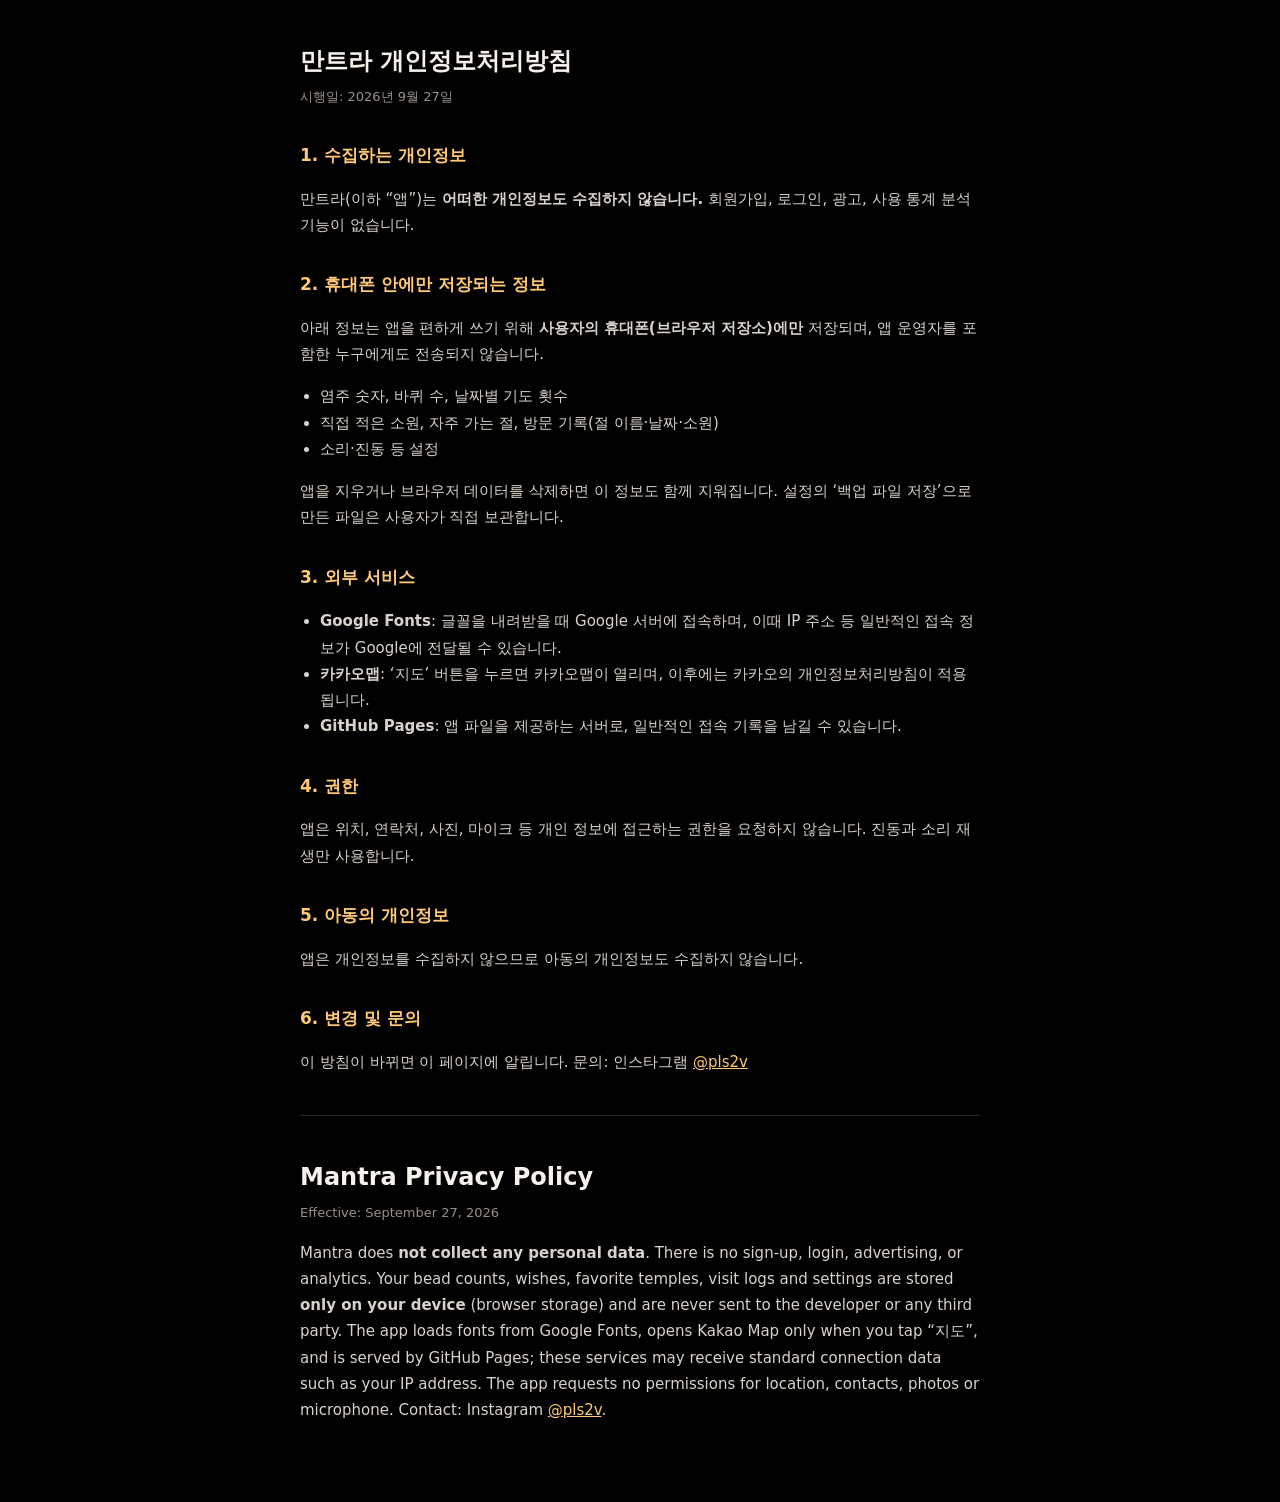
<file: prayer/privacy.html>
<!doctype html>
<html lang="ko">
<head>
  <meta charset="utf-8">
  <meta name="viewport" content="width=device-width, initial-scale=1, viewport-fit=cover">
  <title>만트라 개인정보처리방침</title>
  <meta name="theme-color" content="#000000">
  <link rel="icon" href="icons/icon-192.png">
  <style>
    :root { color-scheme: dark; }
    body {
      margin: 0;
      background: #000;
      color: #f6f1ea;
      font-family: "Apple SD Gothic Neo", "Noto Sans KR", system-ui, sans-serif;
      line-height: 1.75;
    }
    main { max-width: 680px; margin: 0 auto; padding: 40px 20px 64px; }
    h1 { font-size: 24px; margin: 0 0 4px; }
    h2 { font-size: 17px; margin: 32px 0 8px; color: #ffc978; }
    p, li { font-size: 15px; color: #d9d2ca; }
    ul { padding-left: 20px; }
    .date { color: #9a9089; font-size: 13px; margin: 0; }
    a { color: #ffc978; }
    hr { border: 0; border-top: 1px solid #2a2522; margin: 40px 0; }
  </style>
</head>
<body>
  <main>
    <h1>만트라 개인정보처리방침</h1>
    <p class="date">시행일: 2026년 9월 27일</p>

    <h2>1. 수집하는 개인정보</h2>
    <p>만트라(이하 “앱”)는 <strong>어떠한 개인정보도 수집하지 않습니다.</strong> 회원가입, 로그인, 광고, 사용 통계 분석 기능이 없습니다.</p>

    <h2>2. 휴대폰 안에만 저장되는 정보</h2>
    <p>아래 정보는 앱을 편하게 쓰기 위해 <strong>사용자의 휴대폰(브라우저 저장소)에만</strong> 저장되며, 앱 운영자를 포함한 누구에게도 전송되지 않습니다.</p>
    <ul>
      <li>염주 숫자, 바퀴 수, 날짜별 기도 횟수</li>
      <li>직접 적은 소원, 자주 가는 절, 방문 기록(절 이름·날짜·소원)</li>
      <li>소리·진동 등 설정</li>
    </ul>
    <p>앱을 지우거나 브라우저 데이터를 삭제하면 이 정보도 함께 지워집니다. 설정의 ‘백업 파일 저장’으로 만든 파일은 사용자가 직접 보관합니다.</p>

    <h2>3. 외부 서비스</h2>
    <ul>
      <li><strong>Google Fonts</strong>: 글꼴을 내려받을 때 Google 서버에 접속하며, 이때 IP 주소 등 일반적인 접속 정보가 Google에 전달될 수 있습니다.</li>
      <li><strong>카카오맵</strong>: ‘지도’ 버튼을 누르면 카카오맵이 열리며, 이후에는 카카오의 개인정보처리방침이 적용됩니다.</li>
      <li><strong>GitHub Pages</strong>: 앱 파일을 제공하는 서버로, 일반적인 접속 기록을 남길 수 있습니다.</li>
    </ul>

    <h2>4. 권한</h2>
    <p>앱은 위치, 연락처, 사진, 마이크 등 개인 정보에 접근하는 권한을 요청하지 않습니다. 진동과 소리 재생만 사용합니다.</p>

    <h2>5. 아동의 개인정보</h2>
    <p>앱은 개인정보를 수집하지 않으므로 아동의 개인정보도 수집하지 않습니다.</p>

    <h2>6. 변경 및 문의</h2>
    <p>이 방침이 바뀌면 이 페이지에 알립니다. 문의: 인스타그램 <a href="https://www.instagram.com/pls2v/">@pls2v</a></p>

    <hr>

    <h1>Mantra Privacy Policy</h1>
    <p class="date">Effective: September 27, 2026</p>
    <p>Mantra does <strong>not collect any personal data</strong>. There is no sign-up, login, advertising, or analytics. Your bead counts, wishes, favorite temples, visit logs and settings are stored <strong>only on your device</strong> (browser storage) and are never sent to the developer or any third party. The app loads fonts from Google Fonts, opens Kakao Map only when you tap “지도”, and is served by GitHub Pages; these services may receive standard connection data such as your IP address. The app requests no permissions for location, contacts, photos or microphone. Contact: Instagram <a href="https://www.instagram.com/pls2v/">@pls2v</a>.</p>
  </main>
</body>
</html>
</file>
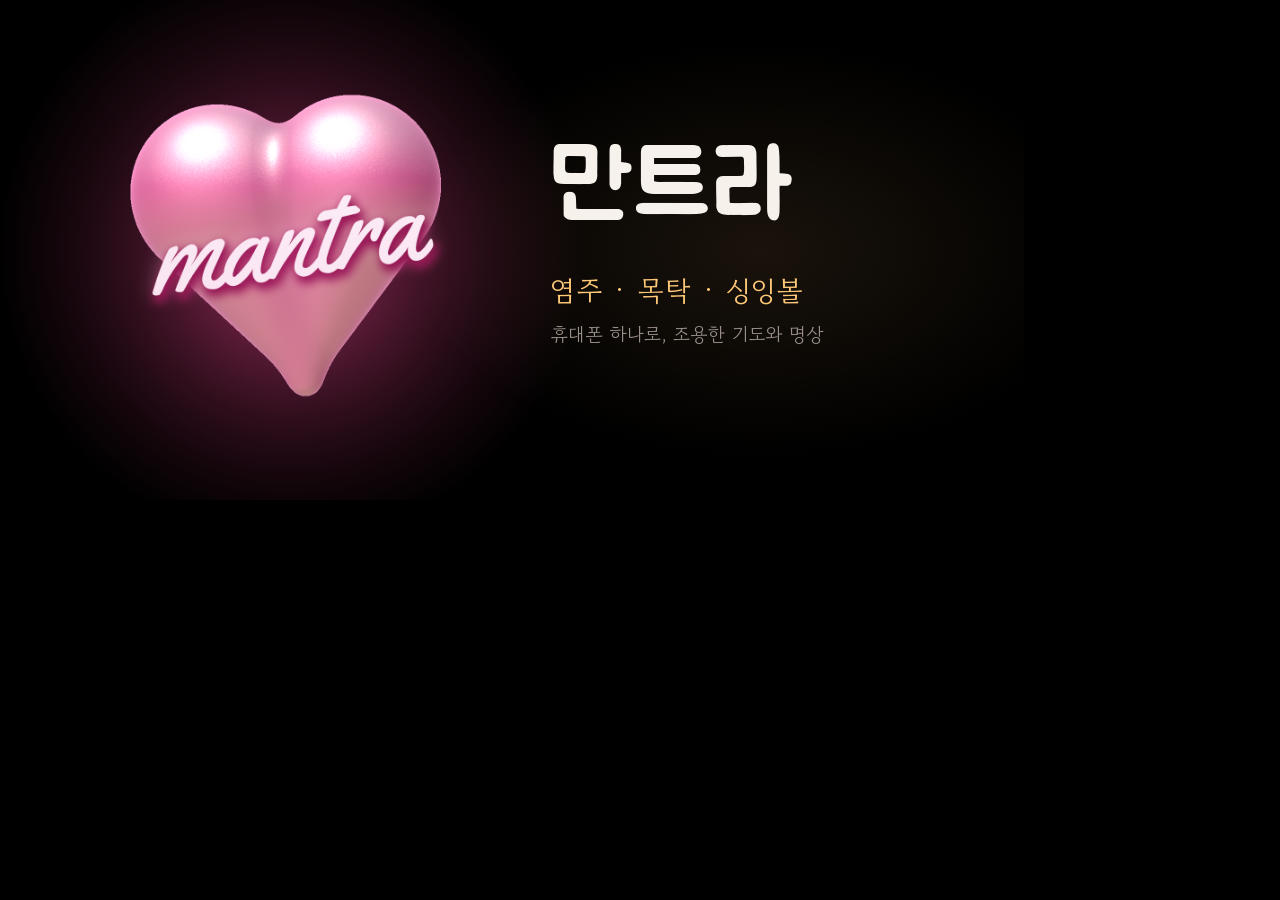
<file: prayer/store/feature-graphic.html>
<!doctype html>
<html lang="ko"><head><meta charset="utf-8">
<!-- 구글 플레이 대표 그래픽(1024×500) 원본. 이 페이지를 1024×500으로 캡처해 feature-graphic.png를 만든다 -->
<link rel="stylesheet" href="https://fonts.googleapis.com/css2?family=Gowun+Dodum&family=Jua&display=swap">
<style>
  @font-face { font-family: Yellowtail; src: url(../tools/fonts/Yellowtail-Regular.ttf); }
  html, body { margin: 0; width: 1024px; height: 500px; overflow: hidden; background: #000; }
  .wrap { position: relative; width: 1024px; height: 500px;
    background: radial-gradient(420px 420px at 290px 250px, rgba(236, 72, 140, .38), rgba(0,0,0,0) 70%),
                radial-gradient(500px 300px at 760px 250px, rgba(255, 186, 110, .10), rgba(0,0,0,0) 70%); }
  .heart { position: absolute; left: 60px; top: 20px; width: 460px; height: 460px; mix-blend-mode: screen; } /* 아이콘의 검정 바탕이 네모로 보이지 않도록 */
  .text { position: absolute; left: 550px; top: 140px; color: #f6f1ea; }
  .ko { font-family: Jua, sans-serif; font-size: 96px; line-height: 1; letter-spacing: 2px; }
  .en { font-family: Yellowtail, cursive; font-size: 44px; color: #ffd3e6; margin: 6px 0 0 6px; }
  .sub { font-family: "Gowun Dodum", sans-serif; font-size: 28px; color: #ffc978; margin-top: 34px; letter-spacing: 1px; }
  .sub2 { font-family: "Gowun Dodum", sans-serif; font-size: 19px; color: #9a9089; margin-top: 10px; }
</style></head>
<body><div class="wrap">
  <img class="heart" src="../icons/icon-1024.png" alt="">
  <div class="text">
    <div class="ko">만트라</div>
    <div class="sub">염주 · 목탁 · 싱잉볼</div>
    <div class="sub2">휴대폰 하나로, 조용한 기도와 명상</div>
  </div>
</div></body></html>
</file>
<file: prayer/style.css>
:root {
  /* 검정 배경 + 흰 글씨 + 따뜻한 금빛 포인트. 순수 검정(#000)은 OLED 화면에서 전기를 거의 쓰지 않는다 */
  --bg: #000000;
  --fg: #f6f1ea;
  --muted: #9a9089;
  --line: #2a2522;
  --card: #141110;
  --soft: #1f1a17;
  --accent: #ffc978;
  --accent-ink: #2a1a05;
  --accent-soft: rgba(255, 201, 120, 0.14);
  --glow: 255, 186, 110;
  --round: "Gowun Dodum", "Apple SD Gothic Neo", "Noto Sans KR", sans-serif;
  --cute: "Jua", var(--round);
  --tab-h: 60px;
  color-scheme: dark;
}

* { box-sizing: border-box; }
html, body { height: 100%; margin: 0; }
body {
  background: var(--bg);
  color: var(--fg);
  font-family: var(--round);
  display: flex;
  flex-direction: column;
  overflow: hidden;
  -webkit-tap-highlight-color: transparent;
  -webkit-text-size-adjust: 100%;
}
button, input, textarea { font: inherit; color: inherit; }
button { background: none; border: 0; padding: 0; cursor: pointer; touch-action: manipulation; }
[hidden] { display: none !important; }
img { -webkit-user-drag: none; user-select: none; -webkit-user-select: none; }

/* 상단 */
.top {
  display: flex;
  align-items: center;
  justify-content: space-between;
  padding: calc(env(safe-area-inset-top) + 12px) 20px 4px;
}
.top h1 {
  display: flex;
  align-items: center;
  gap: 8px;
  font-family: var(--cute);
  font-weight: 400;
  font-size: 26px;
  margin: 0;
}
.lotus { width: 30px; height: 21px; fill: var(--accent); }
.icon-btn {
  width: 42px;
  height: 42px;
  display: grid;
  place-items: center;
  color: var(--muted);
  background: var(--card);
  border-radius: 50%;
}
.icon-btn svg { fill: none; stroke: currentColor; stroke-width: 1.7; stroke-linecap: round; }

/* 화면 */
main { flex: 1; min-height: 0; position: relative; }
.view {
  position: absolute;
  inset: 0;
  display: flex;
  flex-direction: column;
  align-items: center;
  padding: 8px 20px 12px;
  overflow-x: hidden;
  overflow-y: auto; /* 아주 작은 화면에서도 내용이 아래 탭을 덮지 않도록 */
}
.view.scroll { overflow-y: auto; align-items: stretch; -webkit-overflow-scrolling: touch; }

.tap-area {
  flex: 1;
  width: 100%;
  display: flex;
  flex-direction: column;
  align-items: center;
  justify-content: center;
  user-select: none;
  -webkit-user-select: none;
  -webkit-touch-callout: none;
  touch-action: manipulation;
  outline: none;
}
.tap-area.small { flex: 0 1 auto; padding-top: 4px; }
#bead-tap { min-height: 0; }
.hint { color: var(--muted); font-size: 14px; margin: 12px 0 0; }
.note { color: var(--muted); font-size: 13px; line-height: 1.6; margin: 8px 0; }

/* 알약 모양 선택 버튼 */
.segmented {
  display: inline-flex;
  gap: 4px;
  padding: 4px;
  background: var(--card);
  border-radius: 999px;
}
.segmented button {
  padding: 7px 18px;
  min-width: 62px;
  border-radius: 999px;
  font-family: var(--cute);
  font-size: 16px;
  color: var(--muted);
  transition: background 0.2s, color 0.2s;
}
.segmented button[aria-checked="true"] { background: var(--accent); color: var(--accent-ink); }
#bead-mode { flex-shrink: 0; margin-bottom: 10px; }

/* 소원 (염주 화면 위에 항상 고정) */
.wish {
  width: 100%;
  max-width: 420px;
  min-height: 48px;
  flex-shrink: 0;
  margin: 0 0 12px;
  padding: 11px 18px;
  border-radius: 22px;
  background: linear-gradient(135deg, rgba(255, 201, 120, 0.18), rgba(255, 160, 140, 0.1));
  font-family: var(--cute);
  font-size: 19px;
  line-height: 1.45;
  text-align: center;
  word-break: keep-all;
}
/* 소원은 최대 3줄까지 보이고, 더 길면 … 으로 줄임 */
#wish-text {
  display: -webkit-box;
  -webkit-line-clamp: 3;
  -webkit-box-orient: vertical;
  overflow: hidden;
}
.wish.empty { color: var(--muted); font-family: var(--round); font-size: 15px; background: var(--card); }

/* 염주 */
.mala-wrap { position: relative; width: min(80vw, 38vh, 370px); aspect-ratio: 1; flex-shrink: 0; }
/* 작은 휴대폰에서는 안내 문구를 숨겨 구슬 자리를 확보 */
@media (max-height: 720px) {
  #view-beads .hint, .timer .note, .timer .label { display: none; }
  .stats { margin-top: 8px; }
  .wish { margin-bottom: 8px; font-size: 17px; }
  #bowl-art { width: min(64vw, 28vh, 300px); }
  .timer { gap: 8px; padding: 12px; }
}
/* 구슬 줄 바로 뒤에서 은은하게 빛나는 고리 + 가운데 부드러운 빛 (움직이지 않는 그림이라 배터리 부담 없음) */
.halo {
  position: absolute;
  inset: -6%;
  border-radius: 50%;
  pointer-events: none;
  background:
    radial-gradient(circle closest-side,
      rgba(var(--glow), 0) 58%,
      rgba(var(--glow), 0.16) 68%,
      rgba(var(--glow), 0.45) 76.5%,
      rgba(var(--glow), 0.16) 85%,
      rgba(var(--glow), 0) 96%),
    radial-gradient(circle closest-side, rgba(var(--glow), 0.1), rgba(var(--glow), 0) 70%);
}
.mala { position: relative; width: 100%; height: 100%; overflow: visible; }
#mala-ring { transition: transform 0.3s cubic-bezier(0.34, 1.4, 0.64, 1); }
#mala-ring.no-anim { transition: none; }
.mala .cord { fill: none; stroke: #c98a55; opacity: 0.8; }
.mala .marker { fill: var(--accent); }
.count-box { position: absolute; inset: 0; display: grid; place-content: center; justify-items: center; text-align: center; }
.count {
  font-family: var(--cute);
  font-size: clamp(60px, 19vw, 88px);
  line-height: 1;
  font-variant-numeric: tabular-nums;
  text-shadow: 0 0 24px rgba(var(--glow), 0.35);
}
.sub { color: var(--muted); font-size: 15px; margin-top: 6px; }
.lotus.pop { position: absolute; top: calc(50% + 48px); width: 44px; height: 30px; opacity: 0; }
.lotus.pop.show { animation: bloom 1.4s ease-out; }
@keyframes bloom {
  0% { opacity: 0; transform: scale(0.4) translateY(6px); }
  30% { opacity: 1; transform: scale(1.15) translateY(0); }
  100% { opacity: 0; transform: scale(1) translateY(-10px); }
}
.stats {
  font-size: 15px;
  margin: 14px 0 0;
  min-height: 1.4em;
  padding: 5px 14px;
  border-radius: 999px;
  background: var(--accent-soft);
  color: var(--accent);
}
.stats:empty { background: none; }
.pulse { animation: pulse 0.9s ease-out; }
@keyframes pulse { 0% { transform: scale(1.12); } 100% { transform: scale(1); } }

.hold-btn {
  position: relative;
  overflow: hidden;
  flex-shrink: 0;
  color: var(--muted);
  font-size: 13px;
  padding: 8px 18px;
  border-radius: 999px;
  background: var(--card);
  user-select: none;
  -webkit-user-select: none;
  -webkit-touch-callout: none;
}
.hold-btn .fill { position: absolute; inset: 0; background: var(--accent-soft); transform: scaleX(0); transform-origin: left; }
.hold-btn.holding .fill { transform: scaleX(1); transition: transform 1s linear; }
.hold-btn .label { position: relative; }

/* 목탁·싱잉볼 */
.stage { position: relative; display: grid; place-items: center; }
.stage::before {
  content: "";
  position: absolute;
  inset: -10% -4%;
  border-radius: 50%;
  background: radial-gradient(closest-side, rgba(var(--glow), 0.22), rgba(var(--glow), 0.07) 60%, rgba(var(--glow), 0));
  pointer-events: none;
}
.art {
  position: relative;
  width: min(84vw, 46vh, 400px);
  height: auto;
  transition: transform 0.18s cubic-bezier(0.34, 1.6, 0.64, 1);
}
#bowl-art { width: min(80vw, 34vh, 340px); }
.art.hit { transform: scale(0.97); transition-duration: 0.06s; }

/* 채: 오른쪽 끝(손잡이)을 축으로 돌아가며 친다. 평소엔 살짝 들려 있다가 누르면 내려와 '톡' */
.mallet {
  position: absolute;
  transform-origin: 100% 50%;
  transform: rotate(var(--rest));
  transition: transform 0.24s cubic-bezier(0.3, 1.5, 0.6, 1);
  pointer-events: none;
  filter: drop-shadow(0 6px 8px rgba(0, 0, 0, 0.5));
}
.mallet.strike { transform: rotate(var(--hit)); transition: transform 0.05s ease-in; }
#moktak-mallet { width: 62%; left: 26.3%; top: -2.8%; --rest: 10deg; --hit: -15deg; }
#bowl-mallet { width: 70%; left: 5.9%; top: -14.8%; --rest: 6deg; --hit: -18deg; }
#bowl-tap { padding-top: 52px; } /* 들려 있는 채가 잘리지 않도록 위쪽 여유 */

/* 싱잉볼 타이머 */
.timer {
  width: 100%;
  max-width: 380px;
  display: flex;
  flex-direction: column;
  align-items: center;
  gap: 10px;
  margin-top: auto;
  padding: 16px 16px 14px;
  border-radius: 26px;
  background: var(--card);
}
.timer .label { margin: 0; color: var(--muted); font-size: 14px; }
.countdown { margin: 2px 0 0; font-family: var(--cute); font-size: 26px; font-variant-numeric: tabular-nums; min-height: 1.3em; }
.primary {
  background: var(--accent);
  color: var(--accent-ink);
  border-radius: 999px;
  padding: 11px 40px;
  font-family: var(--cute);
  font-size: 18px;
  box-shadow: 0 4px 18px rgba(var(--glow), 0.25);
}
.check { display: flex; align-items: center; gap: 8px; font-size: 14px; }
.check input { accent-color: var(--accent); width: 18px; height: 18px; margin: 0; }
.timer .note { text-align: center; margin: 0; }

/* 사찰 */
h2 { font-family: var(--cute); font-weight: 400; font-size: 18px; margin: 26px 0 10px; }
h3 { font-family: var(--cute); font-weight: 400; font-size: 16px; margin: 22px 0 4px; }
.search { display: flex; gap: 8px; margin-top: 6px; }
.search input {
  flex: 1;
  min-width: 0;
  border: 0;
  background: var(--card);
  padding: 12px 16px;
  border-radius: 999px;
  -webkit-appearance: none;
  appearance: none;
}
.search input:focus { outline: 2px solid var(--accent-soft); }
.search button { background: var(--accent); color: var(--accent-ink); border-radius: 999px; padding: 0 18px; font-family: var(--cute); font-size: 15px; white-space: nowrap; }
.popular, .favs, .visits { list-style: none; margin: 0; padding: 0; display: flex; flex-direction: column; gap: 8px; }
.popular li, .favs li, .visits li { display: flex; align-items: center; gap: 12px; padding: 14px 16px; border-radius: 18px; background: var(--card); }
.favs .rank {
  width: 28px;
  height: 28px;
  flex-shrink: 0;
  display: grid;
  place-items: center;
  border-radius: 50%;
  background: var(--accent);
  color: var(--accent-ink);
  font-family: var(--cute);
  font-size: 15px;
}
.popular .name, .favs .name, .visits .name { flex: 1; min-width: 0; font-size: 16px; overflow: hidden; text-overflow: ellipsis; white-space: nowrap; }
.favs .empty { color: var(--muted); font-size: 14px; }
.favs li:has(.empty) .rank { background: var(--soft); color: var(--muted); }
.text-btn { font-size: 14px; color: var(--accent); padding: 6px 6px; }
.row-head { display: flex; align-items: baseline; justify-content: space-between; }
.visits li { flex-direction: column; align-items: stretch; gap: 4px; cursor: pointer; }
.visits .meta { display: flex; justify-content: space-between; gap: 12px; }
.visits .date { color: var(--muted); font-size: 13px; font-variant-numeric: tabular-nums; }
.visits .v-wish { font-size: 14px; line-height: 1.6; color: var(--muted); white-space: pre-wrap; word-break: break-word; }
.visits .none { color: var(--muted); font-size: 14px; cursor: default; align-items: center; }

/* 하단 탭: 둥둥 떠 있는 알약 모양 */
.tabs {
  display: flex;
  gap: 4px;
  margin: 0 12px 2px;
  padding: 6px;
  border-radius: 26px;
  background: var(--card);
}
.tabs button {
  flex: 1;
  height: var(--tab-h);
  display: flex;
  flex-direction: column;
  align-items: center;
  justify-content: center;
  gap: 3px;
  border-radius: 20px;
  font-size: 13px;
  color: var(--muted);
  transition: background 0.2s, color 0.2s;
}
.tabs svg { width: 24px; height: 24px; fill: none; stroke: currentColor; stroke-width: 1.7; stroke-linecap: round; stroke-linejoin: round; }
.tabs button[aria-current="page"] { color: var(--accent); background: var(--accent-soft); font-family: var(--cute); font-size: 14px; }

/* 대화상자 */
dialog {
  width: min(92vw, 420px);
  max-height: 86vh;
  border: 0;
  border-radius: 28px;
  background: var(--card);
  color: var(--fg);
  padding: 24px 22px 20px;
}
dialog::backdrop { background: rgba(0, 0, 0, 0.75); }
dialog h2 { margin-top: 0; }
dialog label:not(.check) { display: block; font-size: 13px; color: var(--muted); margin: 14px 0 0; }
dialog label:not(.check) input, dialog textarea {
  display: block;
  width: 100%;
  margin-top: 6px;
  border: 0;
  border-radius: 16px;
  background: var(--soft);
  padding: 12px 14px;
  font-size: 16px;
  color: var(--fg);
}
dialog textarea { resize: none; }
dialog .check { margin: 12px 0; font-size: 15px; }
.actions { display: flex; align-items: center; gap: 10px; margin-top: 22px; }
.actions.left { margin-top: 6px; flex-wrap: wrap; }
.actions .spacer { flex: 1; }
.actions .text-btn { color: var(--fg); }
.actions .danger { color: #ff9a8a; }
.primary:focus-visible, .text-btn:focus-visible, .tabs button:focus-visible, .segmented button:focus-visible { outline: 2px solid var(--accent); outline-offset: 2px; }

/* 만든 사람: 아주 작고 흐리게 (자세히 봐야 보임) */
.credit {
  display: block;
  text-align: center;
  font-size: 9px;
  letter-spacing: 0.08em;
  line-height: 1;
  padding: 4px 0 calc(env(safe-area-inset-bottom) + 6px);
  color: rgba(255, 255, 255, 0.16);
  text-decoration: none;
}
.popular .tags { color: var(--accent); font-size: 14px; }
.popular .name { white-space: normal; }
.note.tiny { font-size: 12px; margin: 6px 4px 0; }

.ios-haptic { position: fixed; left: -100px; top: 0; width: 1px; height: 1px; opacity: 0; pointer-events: none; }
</file>
